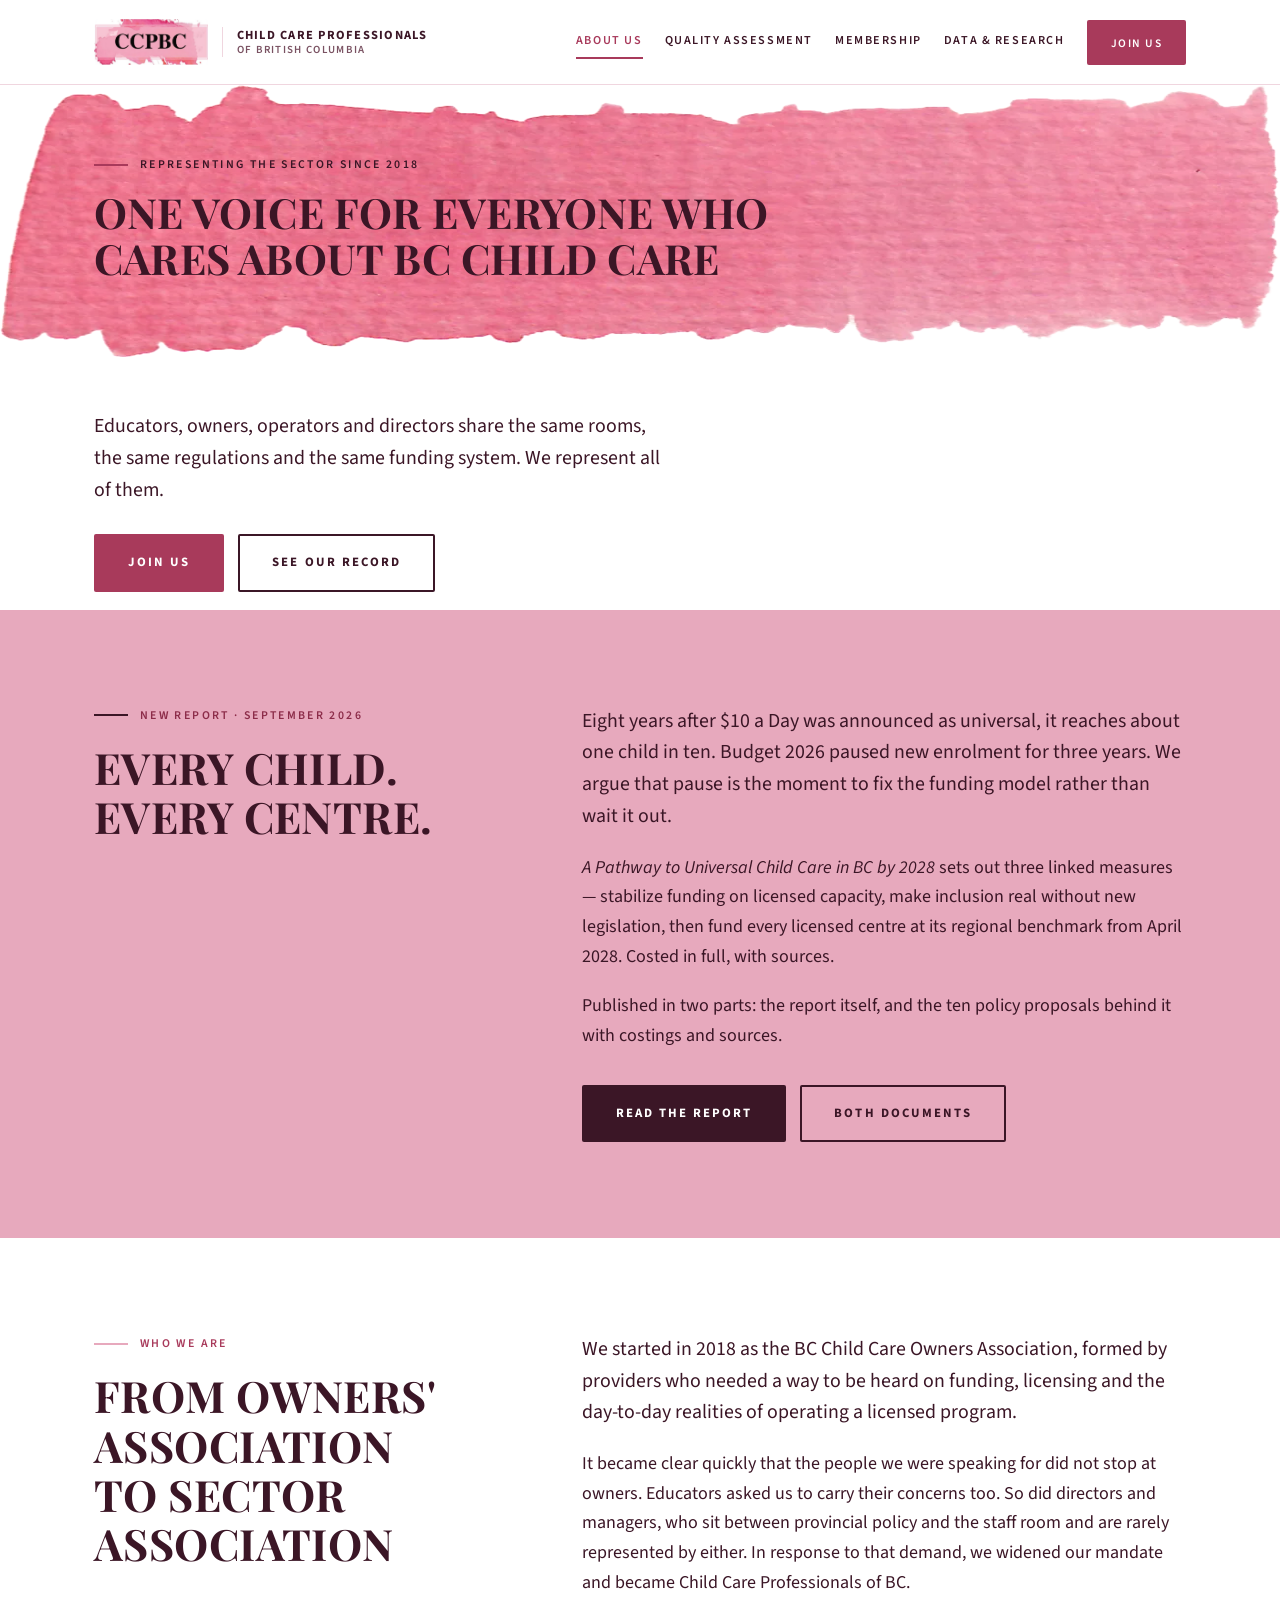
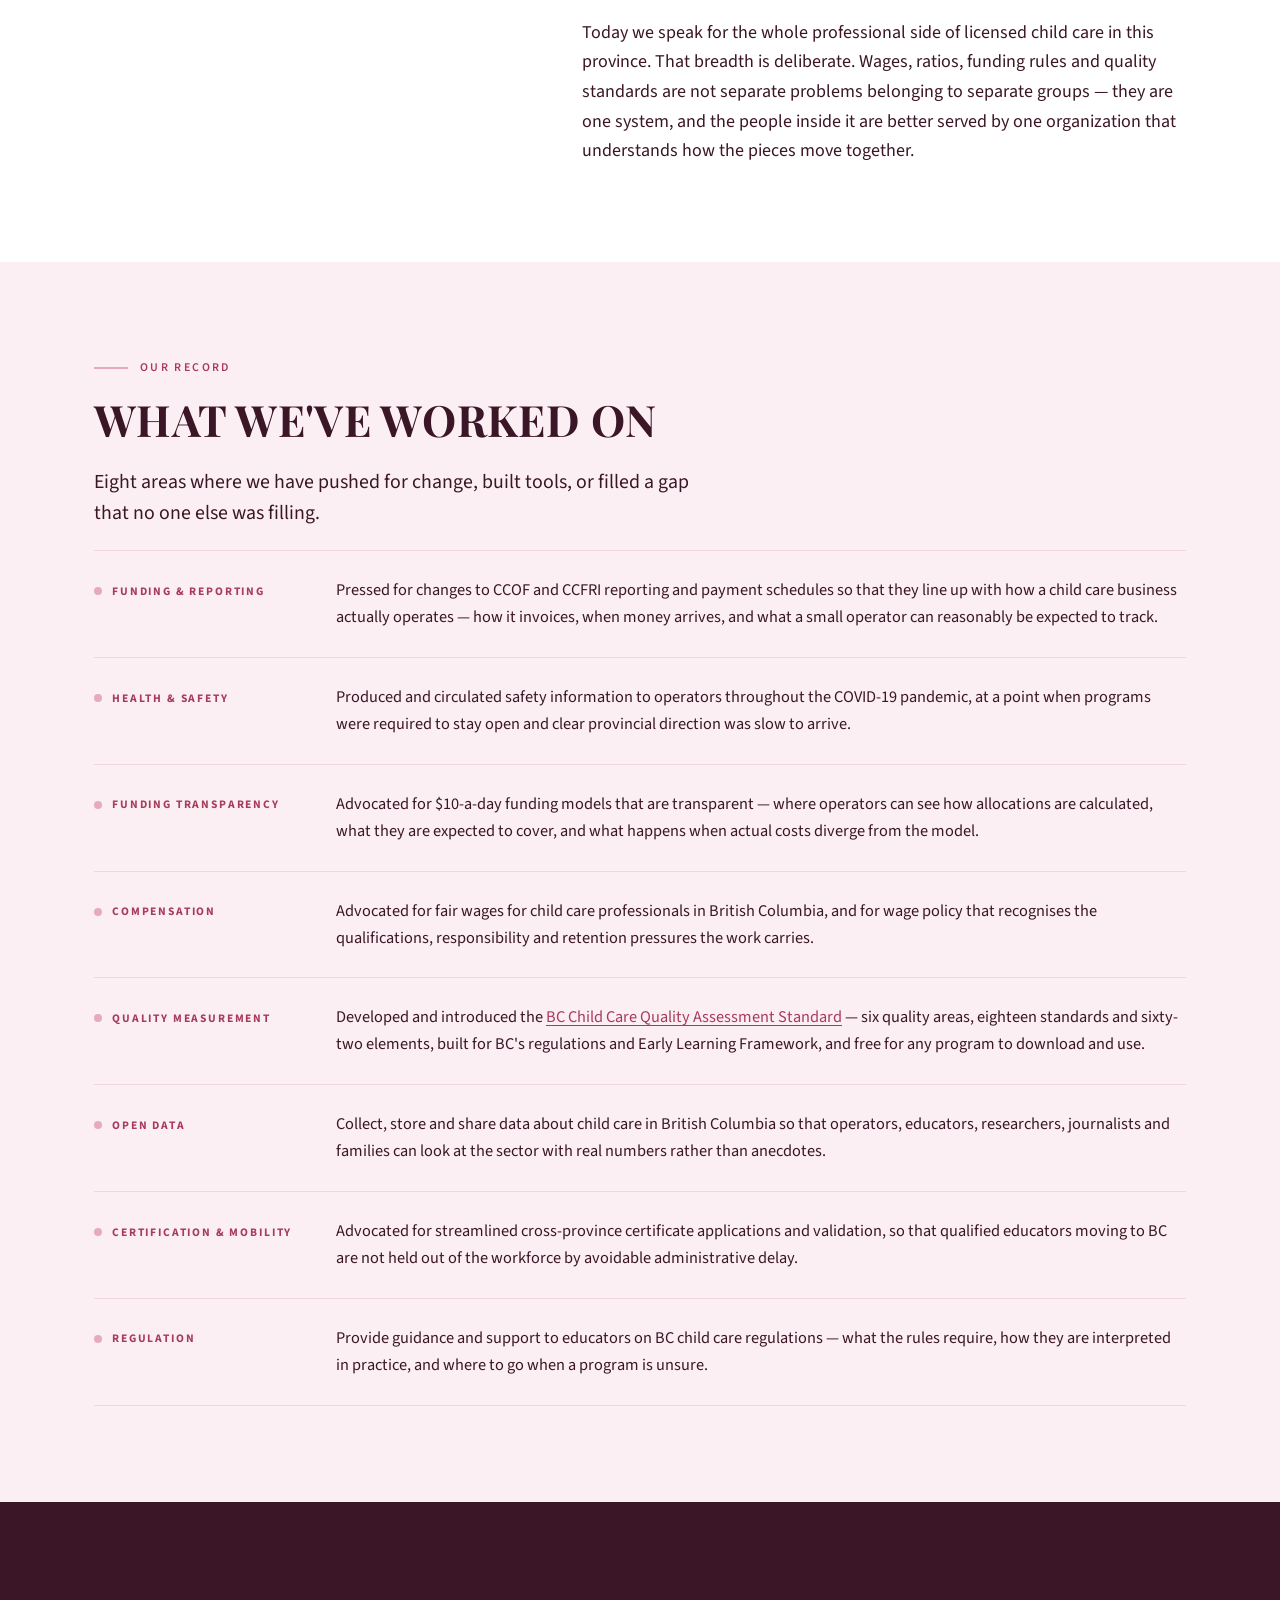
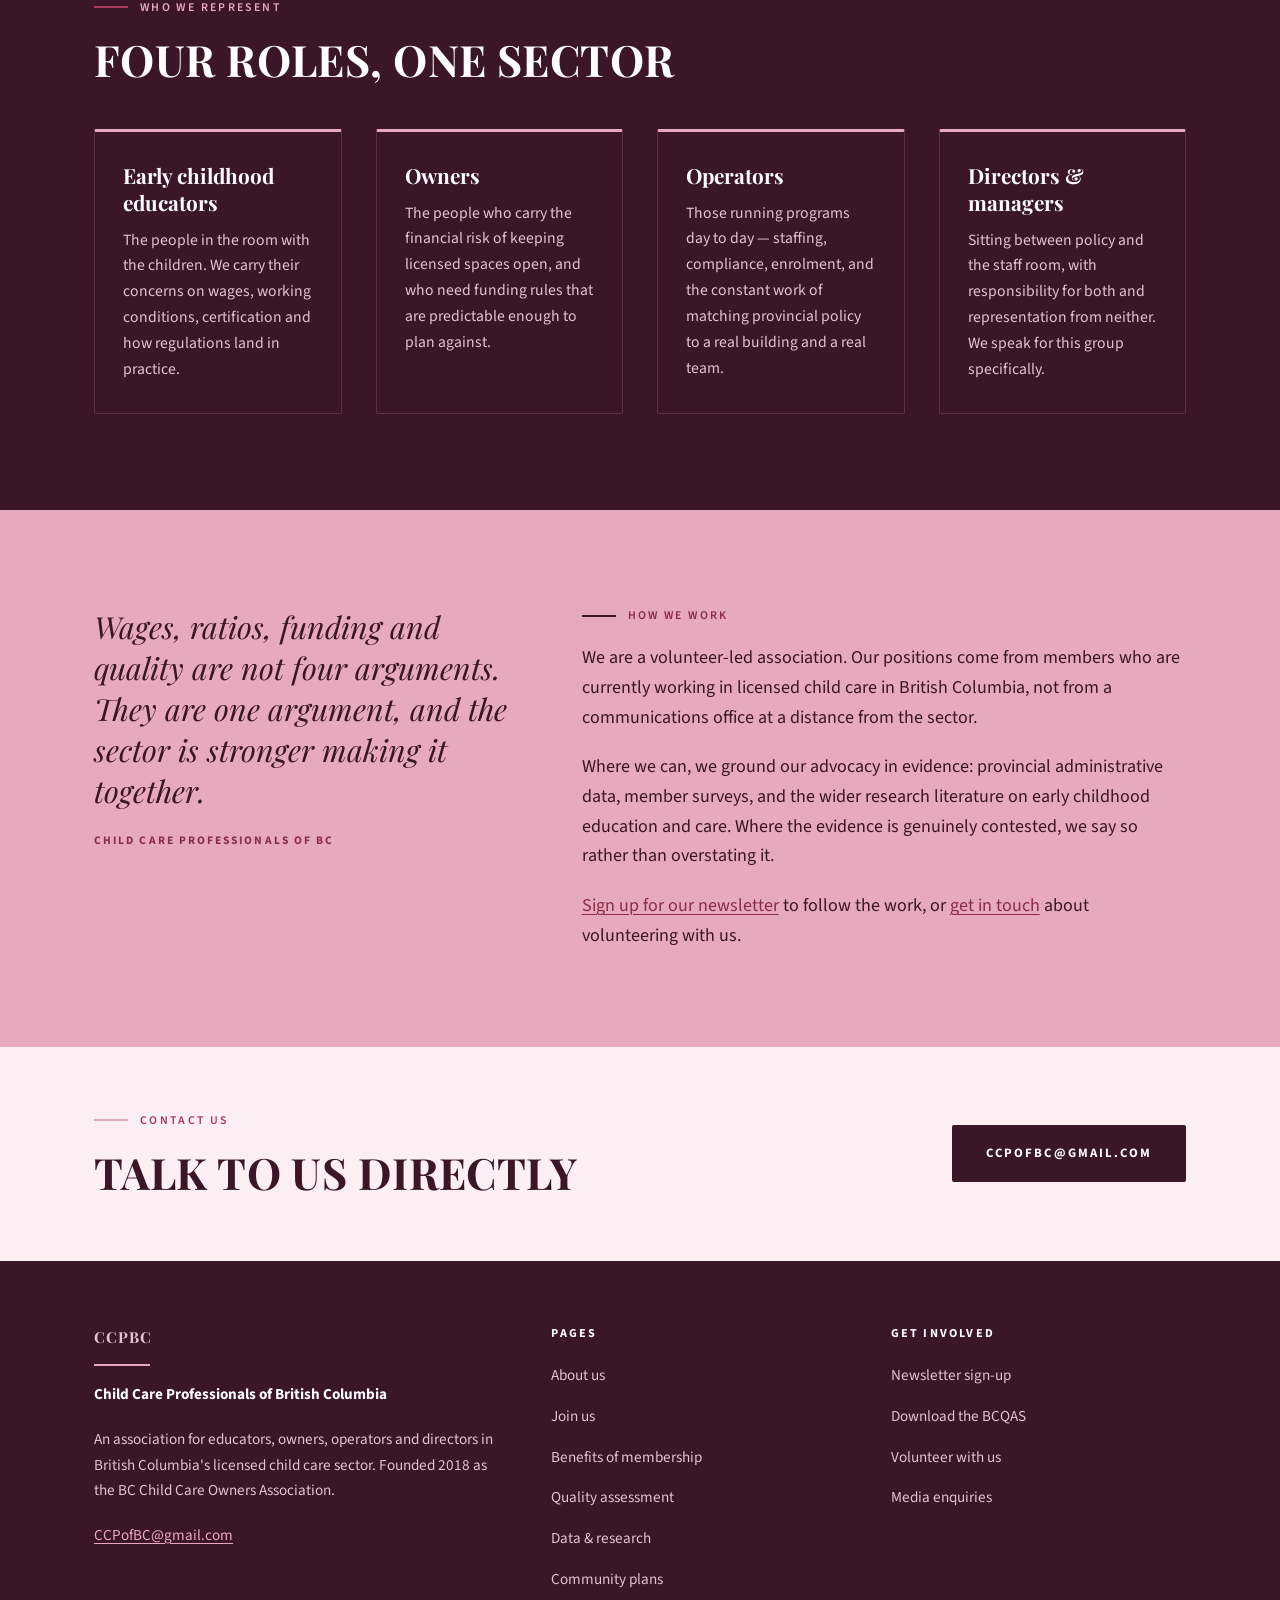
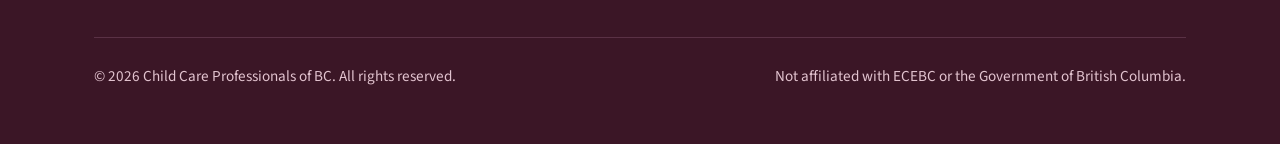
<file: index.html>
<!DOCTYPE html>
<html lang="en-CA">
<head>
<meta charset="utf-8">
<meta name="viewport" content="width=device-width, initial-scale=1">
<title>About us — Child Care Professionals of BC</title>
<meta name="description" content="Child Care Professionals of BC represents educators, owners, operators and directors across the province's licensed child care sector. Founded in 2018.">
<link rel="canonical" href="https://www.ccpofbc.org/">
<meta property="og:type" content="website">
<meta property="og:site_name" content="Child Care Professionals of BC">
<meta property="og:locale" content="en_CA">
<meta property="og:url" content="https://www.ccpofbc.org/">
<meta property="og:title" content="About us — Child Care Professionals of BC">
<meta property="og:description" content="Child Care Professionals of BC represents educators, owners, operators and directors across the province's licensed child care sector. Founded in 2018.">
<meta property="og:image" content="https://www.ccpofbc.org/assets/social-card.png">
<meta name="twitter:card" content="summary_large_image">
<meta name="twitter:title" content="About us — Child Care Professionals of BC">
<meta name="twitter:description" content="Child Care Professionals of BC represents educators, owners, operators and directors across the province's licensed child care sector. Founded in 2018.">
<meta name="twitter:image" content="https://www.ccpofbc.org/assets/social-card.png">
<link rel="icon" href="assets/favicon.svg" type="image/svg+xml">
<link rel="preconnect" href="https://fonts.googleapis.com">
<link rel="preconnect" href="https://fonts.gstatic.com" crossorigin>
<link href="https://fonts.googleapis.com/css2?family=Playfair+Display:ital,wght@0,400;0,700;0,800;1,400;1,700&family=Source+Sans+3:wght@400;600;700&display=swap" rel="stylesheet">
<link rel="stylesheet" href="assets/styles.css">
<script type="application/ld+json">
{
  "@context": "https://schema.org",
  "@type": "Organization",
  "name": "Child Care Professionals of BC",
  "alternateName": ["CCPofBC", "BC Child Care Owners Association", "BCCCOA"],
  "url": "https://www.ccpofbc.org/",
  "email": "CCPofBC@gmail.com",
  "foundingDate": "2018",
  "logo": "https://www.ccpofbc.org/assets/logo.png",
  "areaServed": {
    "@type": "AdministrativeArea",
    "name": "British Columbia, Canada"
  },
  "description": "An association representing early childhood educators, owners, operators and directors in British Columbia's licensed child care sector."
}
</script>
</head>
<body>
<a class="skip" href="#main">Skip to content</a>

<header class="topbar">
  <div class="wrap topbar__inner">
    <a class="brand" href="index.html">
      <img class="brand__logo" src="assets/logo.png" width="993" height="402" alt="CCPBC">
      <span class="brand__name">Child Care Professionals<span>of British Columbia</span></span>
    </a>
    <button class="menu-toggle" aria-expanded="false" aria-controls="site-nav">Menu</button>
    <nav class="nav" id="site-nav" aria-label="Main">
      <a href="index.html" aria-current="page">About us</a>
      <a href="quality-assessment.html">Quality assessment</a>
      <a href="benefits.html">Membership</a>
      <a href="data-research.html">Data &amp; research</a>
      <a class="btn btn--primary" href="join.html">Join us</a>
    </nav>
  </div>
</header>

<main id="main">

  <section class="hero">
    <div class="wrap">
      <p class="eyebrow">Representing the sector since 2018</p>
      <h1>One voice for everyone who cares about BC child care</h1>
    </div>
  </section>

  <section class="hero-intro">
    <div class="wrap">
      <p class="lede">Educators, owners, operators and directors share the same rooms, the same regulations and the same funding system. We represent all of them.</p>
      <div class="actions">
        <a class="btn btn--primary" href="join.html">Join us</a>
        <a class="btn btn--ghost" href="#record">See our record</a>
      </div>
    </div>
  </section>

  <section class="band band--petal">
    <div class="wrap grid grid--split">
      <div>
        <p class="eyebrow">New report · September 2026</p>
        <h2>Every child. Every centre.</h2>
      </div>
      <div>
        <p class="lede">Eight years after $10 a Day was announced as universal, it reaches about one child in ten. Budget 2026 paused new enrolment for three years. We argue that pause is the moment to fix the funding model rather than wait it out.</p>
        <p><em>A Pathway to Universal Child Care in BC by 2028</em> sets out three linked measures &mdash; stabilize funding on licensed capacity, make inclusion real without new legislation, then fund every licensed centre at its regional benchmark from April 2028. Costed in full, with sources.</p>
        <p>Published in two parts: the report itself, and the ten policy proposals behind it with costings and sources.</p>
        <div class="actions">
          <a class="btn btn--dark" href="data-research.html">Read the report</a>
          <a class="btn btn--ghost" href="data-research.html#download">Both documents</a>
        </div>
      </div>
    </div>
  </section>

  <section class="band">
    <div class="wrap grid grid--split">
      <div>
        <p class="eyebrow">Who we are</p>
        <h2>From owners' association to sector association</h2>
      </div>
      <div>
        <p class="lede">We started in 2018 as the BC Child Care Owners Association, formed by providers who needed a way to be heard on funding, licensing and the day-to-day realities of operating a licensed program.</p>
        <p>It became clear quickly that the people we were speaking for did not stop at owners. Educators asked us to carry their concerns too. So did directors and managers, who sit between provincial policy and the staff room and are rarely represented by either. In response to that demand, we widened our mandate and became Child Care Professionals of BC.</p>
        <p>Today we speak for the whole professional side of licensed child care in this province. That breadth is deliberate. Wages, ratios, funding rules and quality standards are not separate problems belonging to separate groups — they are one system, and the people inside it are better served by one organization that understands how the pieces move together.</p>
      </div>
    </div>
  </section>

  <section class="band band--paper" id="record">
    <div class="wrap">
      <p class="eyebrow">Our record</p>
      <h2>What we've worked on</h2>
      <p class="lede" style="max-width:62ch;">Eight areas where we have pushed for change, built tools, or filled a gap that no one else was filling.</p>

      <div class="record">
        <div class="record__row">
          <p class="record__tag">Funding &amp; reporting</p>
          <p class="record__body">Pressed for changes to CCOF and CCFRI reporting and payment schedules so that they line up with how a child care business actually operates — how it invoices, when money arrives, and what a small operator can reasonably be expected to track.</p>
        </div>
        <div class="record__row">
          <p class="record__tag">Health &amp; safety</p>
          <p class="record__body">Produced and circulated safety information to operators throughout the COVID-19 pandemic, at a point when programs were required to stay open and clear provincial direction was slow to arrive.</p>
        </div>
        <div class="record__row">
          <p class="record__tag">Funding transparency</p>
          <p class="record__body">Advocated for $10-a-day funding models that are transparent — where operators can see how allocations are calculated, what they are expected to cover, and what happens when actual costs diverge from the model.</p>
        </div>
        <div class="record__row">
          <p class="record__tag">Compensation</p>
          <p class="record__body">Advocated for fair wages for child care professionals in British Columbia, and for wage policy that recognises the qualifications, responsibility and retention pressures the work carries.</p>
        </div>
        <div class="record__row">
          <p class="record__tag">Quality measurement</p>
          <p class="record__body">Developed and introduced the <a href="quality-assessment.html">BC Child Care Quality Assessment Standard</a> — six quality areas, eighteen standards and sixty-two elements, built for BC's regulations and Early Learning Framework, and free for any program to download and use.</p>
        </div>
        <div class="record__row">
          <p class="record__tag">Open data</p>
          <p class="record__body">Collect, store and share data about child care in British Columbia so that operators, educators, researchers, journalists and families can look at the sector with real numbers rather than anecdotes.</p>
        </div>
        <div class="record__row">
          <p class="record__tag">Certification &amp; mobility</p>
          <p class="record__body">Advocated for streamlined cross-province certificate applications and validation, so that qualified educators moving to BC are not held out of the workforce by avoidable administrative delay.</p>
        </div>
        <div class="record__row">
          <p class="record__tag">Regulation</p>
          <p class="record__body">Provide guidance and support to educators on BC child care regulations — what the rules require, how they are interpreted in practice, and where to go when a program is unsure.</p>
        </div>
      </div>
    </div>
  </section>

  <section class="band band--ink">
    <div class="wrap">
      <p class="eyebrow">Who we represent</p>
      <h2>Four roles, one sector</h2>
      <div class="grid grid--4" style="margin-top:44px;">
        <div class="card">
          <h3>Early childhood educators</h3>
          <p>The people in the room with the children. We carry their concerns on wages, working conditions, certification and how regulations land in practice.</p>
        </div>
        <div class="card">
          <h3>Owners</h3>
          <p>The people who carry the financial risk of keeping licensed spaces open, and who need funding rules that are predictable enough to plan against.</p>
        </div>
        <div class="card">
          <h3>Operators</h3>
          <p>Those running programs day to day — staffing, compliance, enrolment, and the constant work of matching provincial policy to a real building and a real team.</p>
        </div>
        <div class="card">
          <h3>Directors &amp; managers</h3>
          <p>Sitting between policy and the staff room, with responsibility for both and representation from neither. We speak for this group specifically.</p>
        </div>
      </div>
    </div>
  </section>

  <section class="band band--petal">
    <div class="wrap grid grid--split">
      <blockquote class="quote">
        Wages, ratios, funding and quality are not four arguments. They are one argument, and the sector is stronger making it together.
        <span class="quote__source">Child Care Professionals of BC</span>
      </blockquote>
      <div>
        <p class="eyebrow">How we work</p>
        <p>We are a volunteer-led association. Our positions come from members who are currently working in licensed child care in British Columbia, not from a communications office at a distance from the sector.</p>
        <p>Where we can, we ground our advocacy in evidence: provincial administrative data, member surveys, and the wider research literature on early childhood education and care. Where the evidence is genuinely contested, we say so rather than overstating it.</p>
        <p><a href="join.html">Sign up for our newsletter</a> to follow the work, or <a href="mailto:CCPofBC@gmail.com">get in touch</a> about volunteering with us.</p>
      </div>
    </div>
  </section>

  <section class="band band--tight band--paper">
    <div class="wrap contact-strip">
      <div>
        <p class="eyebrow">Contact us</p>
        <h2>Talk to us directly</h2>
      </div>
      <a class="btn btn--dark" href="mailto:CCPofBC@gmail.com">CCPofBC@gmail.com</a>
    </div>
  </section>

</main>

<footer class="footer">
  <div class="wrap">
    <div class="footer__top">
      <div>
        <p class="footer__mark">CCPBC</p>
        <p><strong style="color:#fff;">Child Care Professionals of British Columbia</strong></p>
        <p>An association for educators, owners, operators and directors in British Columbia's licensed child care sector. Founded 2018 as the BC Child Care Owners Association.</p>
        <p><a href="mailto:CCPofBC@gmail.com">CCPofBC@gmail.com</a></p>
      </div>
      <div>
        <h4>Pages</h4>
        <ul>
          <li><a href="index.html">About us</a></li>
          <li><a href="join.html">Join us</a></li>
          <li><a href="benefits.html">Benefits of membership</a></li>
          <li><a href="quality-assessment.html">Quality assessment</a></li>
          <li><a href="data-research.html">Data &amp; research</a></li>
          <li><a href="community-plans.html">Community plans</a></li>
        </ul>
      </div>
      <div>
        <h4>Get involved</h4>
        <ul>
          <li><a href="join.html">Newsletter sign-up</a></li>
          <li><a href="quality-assessment.html#download">Download the BCQAS</a></li>
          <li><a href="mailto:CCPofBC@gmail.com">Volunteer with us</a></li>
          <li><a href="mailto:CCPofBC@gmail.com">Media enquiries</a></li>
        </ul>
      </div>
    </div>
    <div class="footer__base">
      <p>&copy; 2026 Child Care Professionals of BC. All rights reserved.</p>
      <p>Not affiliated with ECEBC or the Government of British Columbia.</p>
    </div>
  </div>
</footer>

<script src="assets/site.js" defer></script>
</body>
</html>
</file>
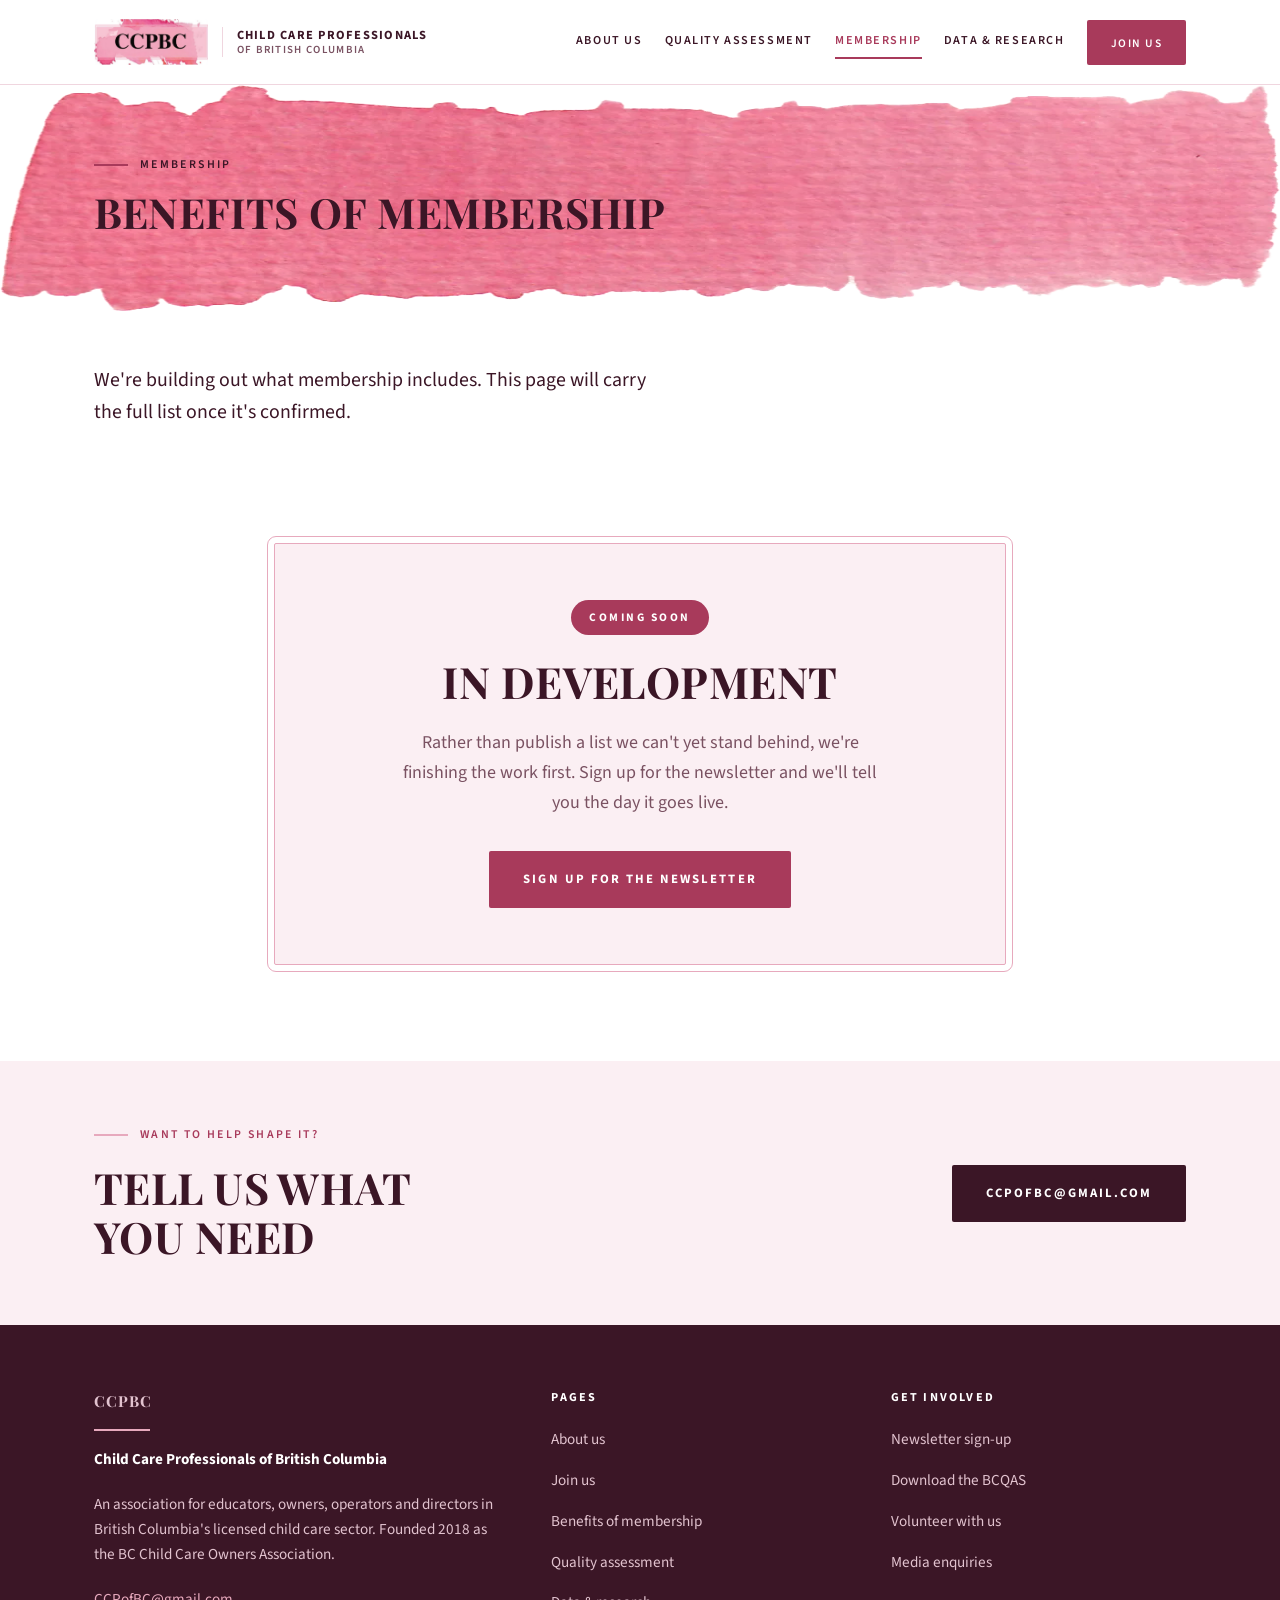
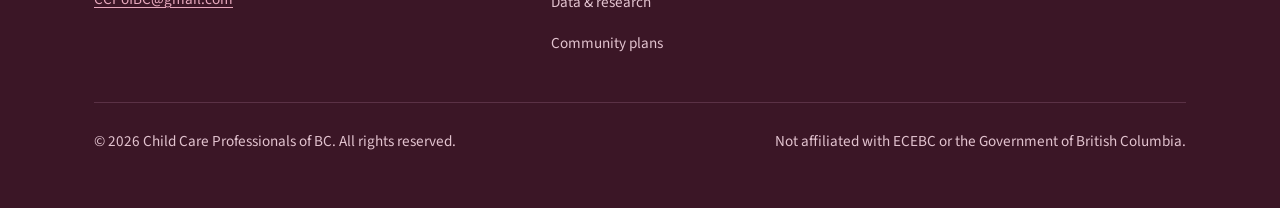
<file: benefits.html>
<!DOCTYPE html>
<html lang="en-CA">
<head>
<meta charset="utf-8">
<meta name="viewport" content="width=device-width, initial-scale=1">
<title>Benefits of membership — Child Care Professionals of BC</title>
<meta name="description" content="Membership benefits for Child Care Professionals of BC are in development. Sign up for the newsletter to hear when they launch.">
<link rel="canonical" href="https://www.ccpofbc.org/benefits.html">
<meta property="og:type" content="website">
<meta property="og:site_name" content="Child Care Professionals of BC">
<meta property="og:locale" content="en_CA">
<meta property="og:url" content="https://www.ccpofbc.org/benefits.html">
<meta property="og:title" content="Benefits of membership — Child Care Professionals of BC">
<meta property="og:description" content="Membership benefits for Child Care Professionals of BC are in development. Sign up for the newsletter to hear when they launch.">
<meta property="og:image" content="https://www.ccpofbc.org/assets/social-card.png">
<meta name="twitter:card" content="summary_large_image">
<meta name="twitter:title" content="Benefits of membership — Child Care Professionals of BC">
<meta name="twitter:description" content="Membership benefits for Child Care Professionals of BC are in development. Sign up for the newsletter to hear when they launch.">
<meta name="twitter:image" content="https://www.ccpofbc.org/assets/social-card.png">
<link rel="icon" href="assets/favicon.svg" type="image/svg+xml">
<link rel="preconnect" href="https://fonts.googleapis.com">
<link rel="preconnect" href="https://fonts.gstatic.com" crossorigin>
<link href="https://fonts.googleapis.com/css2?family=Playfair+Display:ital,wght@0,400;0,700;0,800;1,400;1,700&family=Source+Sans+3:wght@400;600;700&display=swap" rel="stylesheet">
<link rel="stylesheet" href="assets/styles.css">
</head>
<body>
<a class="skip" href="#main">Skip to content</a>

<header class="topbar">
  <div class="wrap topbar__inner">
    <a class="brand" href="index.html">
      <img class="brand__logo" src="assets/logo.png" width="993" height="402" alt="CCPBC">
      <span class="brand__name">Child Care Professionals<span>of British Columbia</span></span>
    </a>
    <button class="menu-toggle" aria-expanded="false" aria-controls="site-nav">Menu</button>
    <nav class="nav" id="site-nav" aria-label="Main">
      <a href="index.html">About us</a>
      <a href="quality-assessment.html">Quality assessment</a>
      <a href="benefits.html" aria-current="page">Membership</a>
      <a href="data-research.html">Data &amp; research</a>
      <a class="btn btn--primary" href="join.html">Join us</a>
    </nav>
  </div>
</header>

<main id="main">

  <section class="hero">
    <div class="wrap">
      <p class="eyebrow">Membership</p>
      <h1>Benefits of <span class="mark">membership</span></h1>
    </div>
  </section>

  <section class="hero-intro">
    <div class="wrap">
      <p class="lede">We're building out what membership includes. This page will carry the full list once it's confirmed.</p>
    </div>
  </section>

  <section class="band">
    <div class="wrap wrap--narrow">
      <div class="soon">
        <span class="soon__tag">Coming soon</span>
        <h2>In development</h2>
        <p>Rather than publish a list we can't yet stand behind, we're finishing the work first. Sign up for the newsletter and we'll tell you the day it goes live.</p>
        <div class="actions" style="justify-content:center;">
          <a class="btn btn--primary" href="join.html">Sign up for the newsletter</a>
        </div>
      </div>
    </div>
  </section>

  <section class="band band--tight band--paper">
    <div class="wrap contact-strip">
      <div>
        <p class="eyebrow">Want to help shape it?</p>
        <h2>Tell us what you need</h2>
      </div>
      <a class="btn btn--dark" href="mailto:CCPofBC@gmail.com?subject=Membership%20benefits">CCPofBC@gmail.com</a>
    </div>
  </section>

</main>

<footer class="footer">
  <div class="wrap">
    <div class="footer__top">
      <div>
        <p class="footer__mark">CCPBC</p>
        <p><strong style="color:#fff;">Child Care Professionals of British Columbia</strong></p>
        <p>An association for educators, owners, operators and directors in British Columbia's licensed child care sector. Founded 2018 as the BC Child Care Owners Association.</p>
        <p><a href="mailto:CCPofBC@gmail.com">CCPofBC@gmail.com</a></p>
      </div>
      <div>
        <h4>Pages</h4>
        <ul>
          <li><a href="index.html">About us</a></li>
          <li><a href="join.html">Join us</a></li>
          <li><a href="benefits.html">Benefits of membership</a></li>
          <li><a href="quality-assessment.html">Quality assessment</a></li>
          <li><a href="data-research.html">Data &amp; research</a></li>
          <li><a href="community-plans.html">Community plans</a></li>
        </ul>
      </div>
      <div>
        <h4>Get involved</h4>
        <ul>
          <li><a href="join.html">Newsletter sign-up</a></li>
          <li><a href="quality-assessment.html#download">Download the BCQAS</a></li>
          <li><a href="mailto:CCPofBC@gmail.com">Volunteer with us</a></li>
          <li><a href="mailto:CCPofBC@gmail.com">Media enquiries</a></li>
        </ul>
      </div>
    </div>
    <div class="footer__base">
      <p>&copy; 2026 Child Care Professionals of BC. All rights reserved.</p>
      <p>Not affiliated with ECEBC or the Government of British Columbia.</p>
    </div>
  </div>
</footer>

<script src="assets/site.js" defer></script>
</body>
</html>
</file>
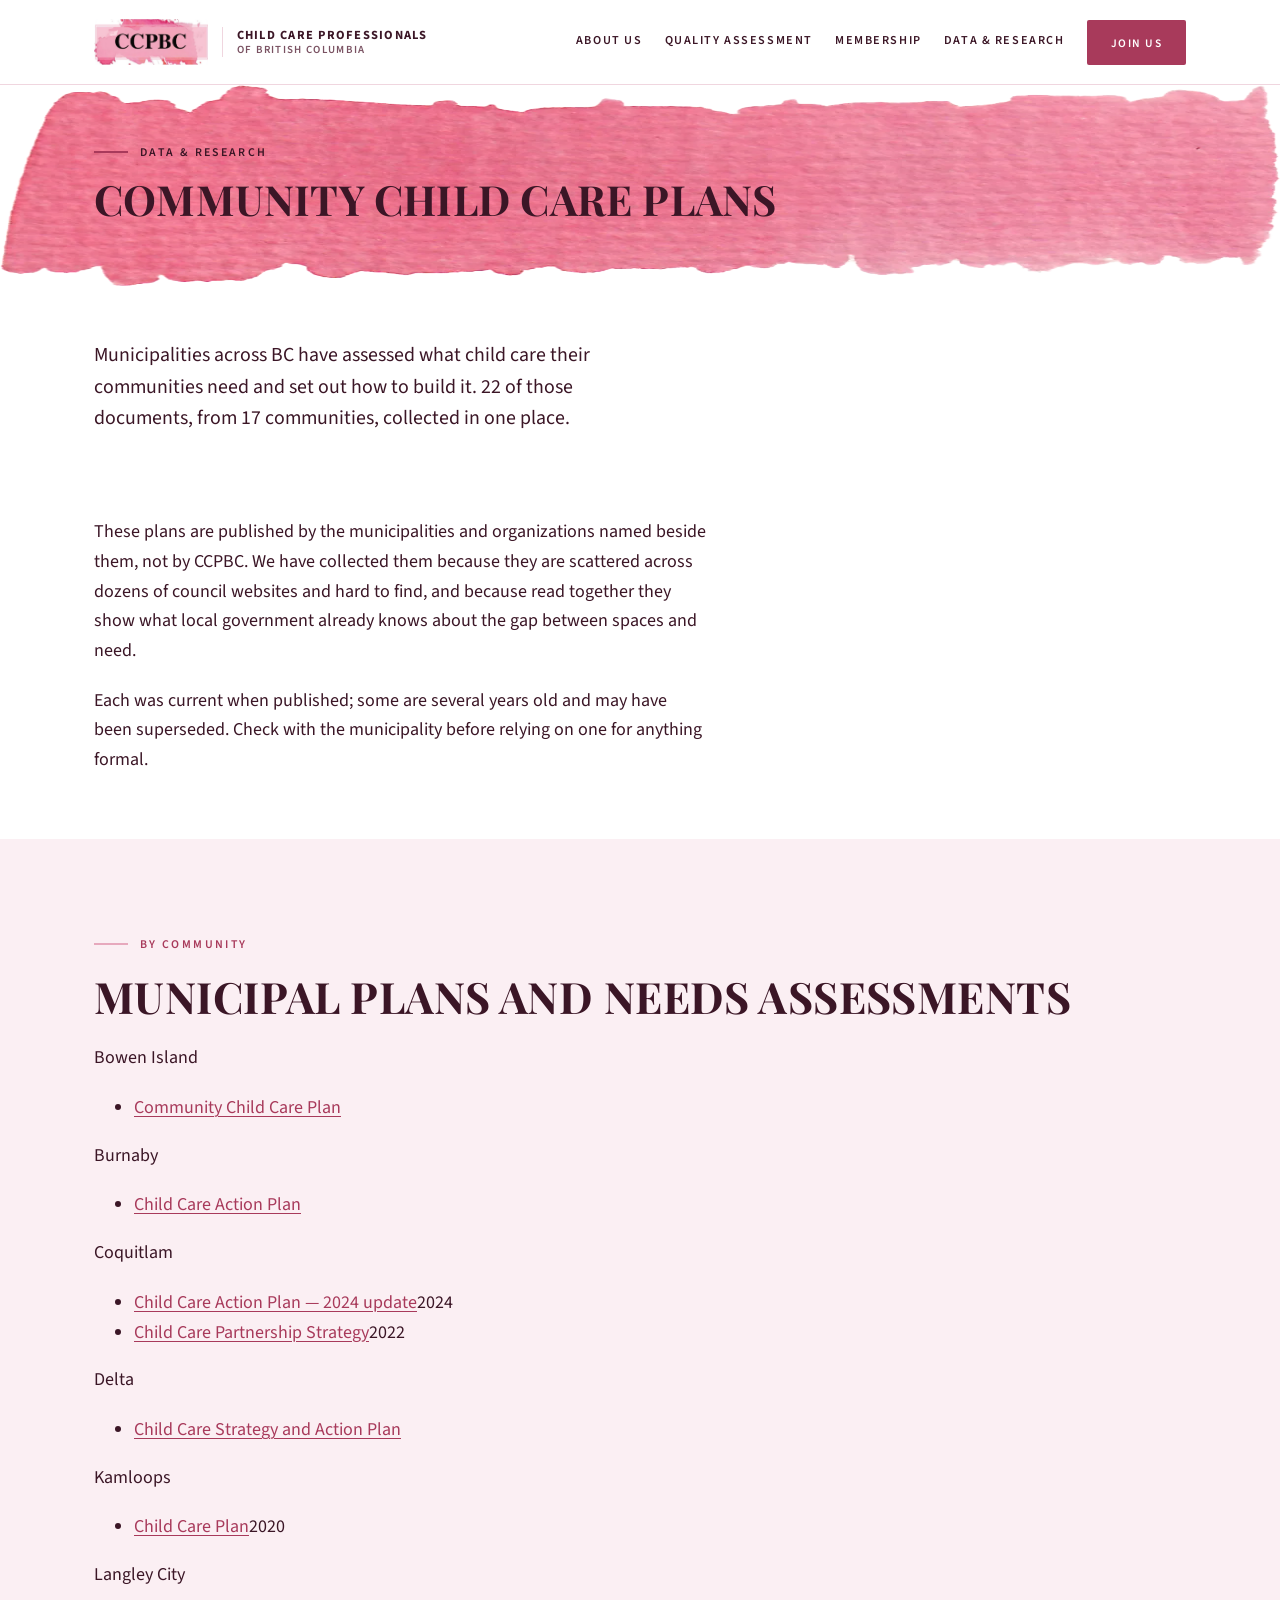
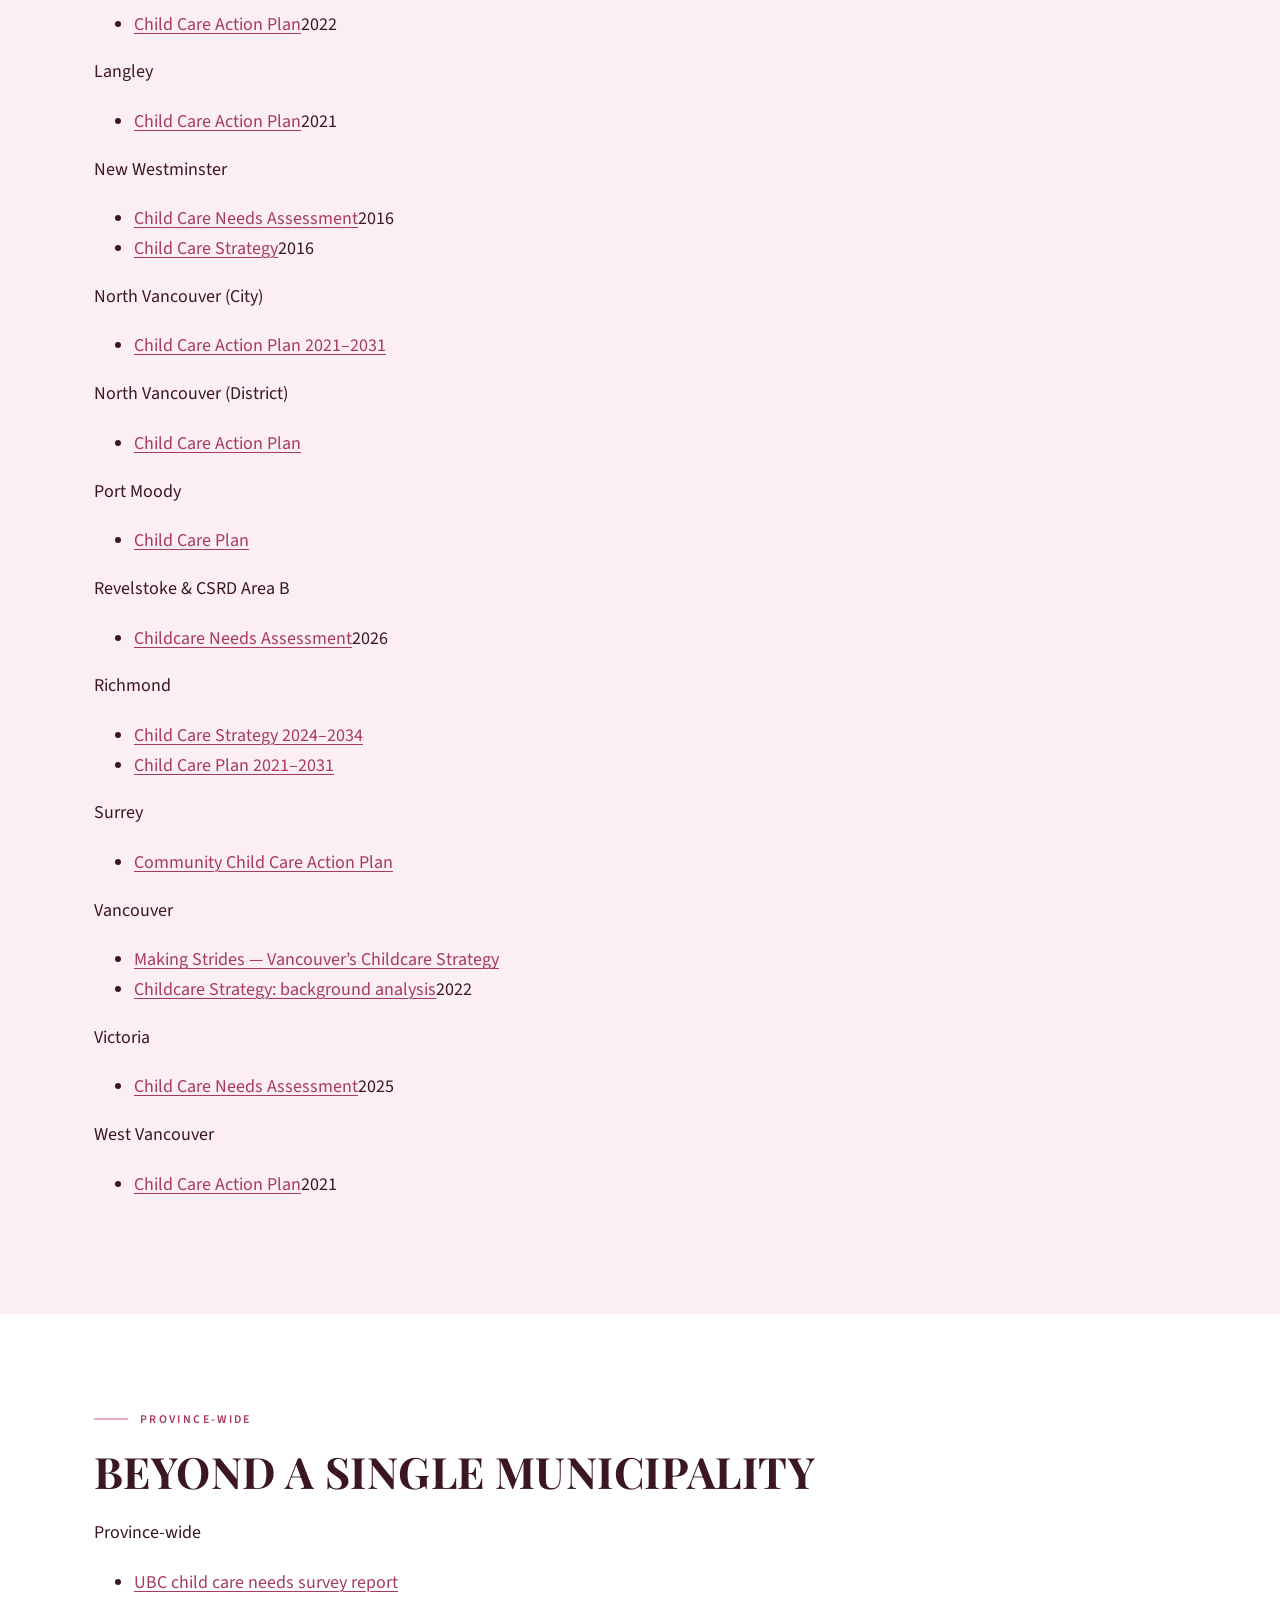
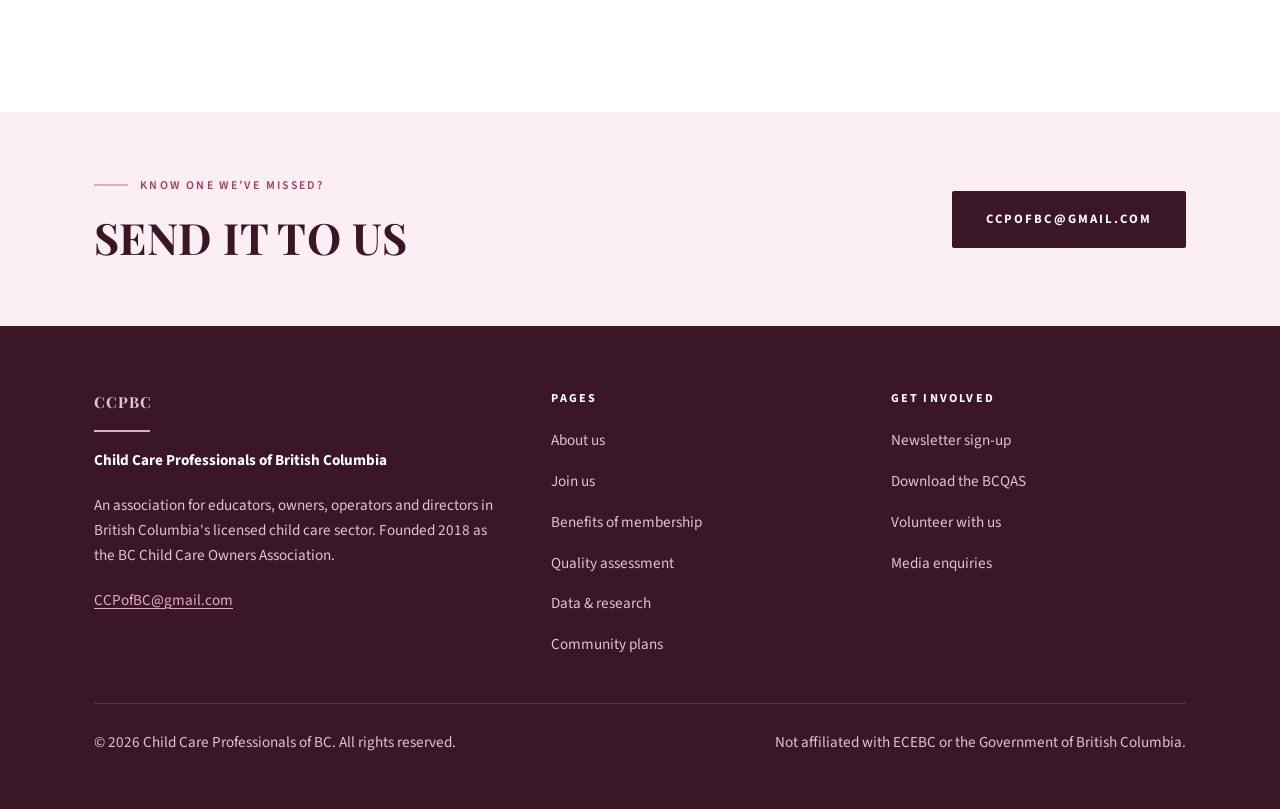
<file: community-plans.html>
<!DOCTYPE html>
<html lang="en-CA">
<head>
<meta charset="utf-8">
<meta name="viewport" content="width=device-width, initial-scale=1">
<title>Community child care plans — Child Care Professionals of BC</title>
<meta name="description" content="22 municipal child care plans, strategies and needs assessments from 17 BC communities, collected by Child Care Professionals of BC.">
<link rel="canonical" href="https://www.ccpofbc.org/community-plans.html">
<meta property="og:type" content="website">
<meta property="og:site_name" content="Child Care Professionals of BC">
<meta property="og:locale" content="en_CA">
<meta property="og:url" content="https://www.ccpofbc.org/community-plans.html">
<meta property="og:title" content="Community child care plans — Child Care Professionals of BC">
<meta property="og:description" content="22 municipal child care plans, strategies and needs assessments from 17 BC communities, collected by Child Care Professionals of BC.">
<meta property="og:image" content="https://www.ccpofbc.org/assets/social-card.png">
<meta name="twitter:card" content="summary_large_image">
<meta name="twitter:title" content="Community child care plans — Child Care Professionals of BC">
<meta name="twitter:description" content="22 municipal child care plans, strategies and needs assessments from 17 BC communities, collected by Child Care Professionals of BC.">
<meta name="twitter:image" content="https://www.ccpofbc.org/assets/social-card.png">
<link rel="icon" href="assets/favicon.svg" type="image/svg+xml">
<link rel="preconnect" href="https://fonts.googleapis.com">
<link rel="preconnect" href="https://fonts.gstatic.com" crossorigin>
<link href="https://fonts.googleapis.com/css2?family=Playfair+Display:ital,wght@0,400;0,700;0,800;1,400;1,700&family=Source+Sans+3:wght@400;600;700&display=swap" rel="stylesheet">
<link rel="stylesheet" href="assets/styles.css">
</head>
<body>
<a class="skip" href="#main">Skip to content</a>

<header class="topbar">
  <div class="wrap topbar__inner">
    <a class="brand" href="index.html">
      <img class="brand__logo" src="assets/logo.png" width="993" height="402" alt="CCPBC">
      <span class="brand__name">Child Care Professionals<span>of British Columbia</span></span>
    </a>
    <button class="menu-toggle" aria-expanded="false" aria-controls="site-nav">Menu</button>
    <nav class="nav" id="site-nav" aria-label="Main">
      <a href="index.html">About us</a>
      <a href="quality-assessment.html">Quality assessment</a>
      <a href="benefits.html">Membership</a>
      <a href="data-research.html" aria-current="true">Data &amp; research</a>
      <a class="btn btn--primary" href="join.html">Join us</a>
    </nav>
  </div>
</header>

<main id="main">

  <section class="hero hero--compact">
    <div class="wrap">
      <p class="eyebrow">Data &amp; research</p>
      <h1>Community child care plans</h1>
    </div>
  </section>

  <section class="hero-intro">
    <div class="wrap">
      <p class="lede">Municipalities across BC have assessed what child care their communities need and set out how to build it. 22 of those documents, from 17 communities, collected in one place.</p>
    </div>
  </section>

  <section class="band band--tight">
    <div class="wrap">
      <p style="max-width:68ch;">These plans are published by the municipalities and organizations named beside them, not by CCPBC. We have collected them because they are scattered across dozens of council websites and hard to find, and because read together they show what local government already knows about the gap between spaces and need.</p>
      <p style="max-width:68ch;">Each was current when published; some are several years old and may have been superseded. Check with the municipality before relying on one for anything formal.</p>
    </div>
  </section>

  <section class="band band--paper">
    <div class="wrap">
      <p class="eyebrow">By community</p>
      <h2>Municipal plans and needs assessments</h2>
      <div class="plans">
        <div class="plan">
          <p class="plan__place">Bowen Island</p>
          <ul class="plan__docs">
            <li><a href="assets/plans/Bowen%20Island%20Community%20Child%20Care%20Plan.pdf" download>Community Child Care Plan</a></li>
          </ul>
        </div>
        <div class="plan">
          <p class="plan__place">Burnaby</p>
          <ul class="plan__docs">
            <li><a href="assets/plans/Burnaby%20Child%20Care%20Action%20Plan.pdf" download>Child Care Action Plan</a></li>
          </ul>
        </div>
        <div class="plan">
          <p class="plan__place">Coquitlam</p>
          <ul class="plan__docs">
            <li><a href="assets/plans/Coquitlam%20Child%20Care%20Action%20Plan%202024%20Update.pdf" download>Child Care Action Plan — 2024 update</a><span class="plan__year">2024</span></li>
            <li><a href="assets/plans/Coquitlam%20Child%20Care%20Partnership%20Strategy%202022.pdf" download>Child Care Partnership Strategy</a><span class="plan__year">2022</span></li>
          </ul>
        </div>
        <div class="plan">
          <p class="plan__place">Delta</p>
          <ul class="plan__docs">
            <li><a href="assets/plans/City%20of%20Delta%20Child%20Care%20Strategy%20and%20Action%20Plan.pdf" download>Child Care Strategy and Action Plan</a></li>
          </ul>
        </div>
        <div class="plan">
          <p class="plan__place">Kamloops</p>
          <ul class="plan__docs">
            <li><a href="assets/plans/Kamloops%20Child%20Care%20Plan%202020.pdf" download>Child Care Plan</a><span class="plan__year">2020</span></li>
          </ul>
        </div>
        <div class="plan">
          <p class="plan__place">Langley City</p>
          <ul class="plan__docs">
            <li><a href="assets/plans/Langley%20City%20Child%20Care%20Action%20Plan%202022.pdf" download>Child Care Action Plan</a><span class="plan__year">2022</span></li>
          </ul>
        </div>
        <div class="plan">
          <p class="plan__place">Langley</p>
          <ul class="plan__docs">
            <li><a href="assets/plans/Langley%202021-Child-Care-Action-Plan.pdf" download>Child Care Action Plan</a><span class="plan__year">2021</span></li>
          </ul>
        </div>
        <div class="plan">
          <p class="plan__place">New Westminster</p>
          <ul class="plan__docs">
            <li><a href="assets/plans/New%20Westminster%20Child_Care_Needs_Assesment%202016.pdf" download>Child Care Needs Assessment</a><span class="plan__year">2016</span></li>
            <li><a href="assets/plans/New%20Westminster%20Child%20Care%20Strategy%20October_2016.pdf" download>Child Care Strategy</a><span class="plan__year">2016</span></li>
          </ul>
        </div>
        <div class="plan">
          <p class="plan__place">North Vancouver (City)</p>
          <ul class="plan__docs">
            <li><a href="assets/plans/North%20Vancouver%20Child%20Care%20Action%20Plan%202021%20to%202031.pdf" download>Child Care Action Plan 2021–2031</a></li>
          </ul>
        </div>
        <div class="plan">
          <p class="plan__place">North Vancouver (District)</p>
          <ul class="plan__docs">
            <li><a href="assets/plans/District%20of%20North%20Vancouver%20Child%20Care%20Action%20Plan.pdf" download>Child Care Action Plan</a></li>
          </ul>
        </div>
        <div class="plan">
          <p class="plan__place">Port Moody</p>
          <ul class="plan__docs">
            <li><a href="assets/plans/port%20moody%20child%20care%20plan.pdf" download>Child Care Plan</a></li>
          </ul>
        </div>
        <div class="plan">
          <p class="plan__place">Revelstoke &amp; CSRD Area B</p>
          <ul class="plan__docs">
            <li><a href="assets/plans/Revelstoke%20and%20CSRD%20B%20Childcare%20Needs%20Assessment%202026.pdf" download>Childcare Needs Assessment</a><span class="plan__year">2026</span></li>
          </ul>
        </div>
        <div class="plan">
          <p class="plan__place">Richmond</p>
          <ul class="plan__docs">
            <li><a href="assets/plans/Richmond%20child%20care%20strategy%202024%20-%202034.pdf" download>Child Care Strategy 2024–2034</a></li>
            <li><a href="assets/plans/Richmond%20Child%20Care%20plan%202021-2031.pdf" download>Child Care Plan 2021–2031</a></li>
          </ul>
        </div>
        <div class="plan">
          <p class="plan__place">Surrey</p>
          <ul class="plan__docs">
            <li><a href="assets/plans/SurreyCommunityChildCareActionPlan.pdf" download>Community Child Care Action Plan</a></li>
          </ul>
        </div>
        <div class="plan">
          <p class="plan__place">Vancouver</p>
          <ul class="plan__docs">
            <li><a href="assets/plans/Vancouver%20making-strides-vancouvers-childcare-strategy.pdf" download>Making Strides — Vancouver’s Childcare Strategy</a></li>
            <li><a href="assets/plans/Vancouver%20childcare-strategy-background-analysis-2022.pdf" download>Childcare Strategy: background analysis</a><span class="plan__year">2022</span></li>
          </ul>
        </div>
        <div class="plan">
          <p class="plan__place">Victoria</p>
          <ul class="plan__docs">
            <li><a href="assets/plans/Victoria%202025%20Child%20Care%20Needs%20Assessment.pdf" download>Child Care Needs Assessment</a><span class="plan__year">2025</span></li>
          </ul>
        </div>
        <div class="plan">
          <p class="plan__place">West Vancouver</p>
          <ul class="plan__docs">
            <li><a href="assets/plans/West%20Vancouver%20Child%20Care%20Action%20Plan%202021.pdf" download>Child Care Action Plan</a><span class="plan__year">2021</span></li>
          </ul>
        </div>
      </div>
    </div>
  </section>

  <section class="band">
    <div class="wrap">
      <p class="eyebrow">Province-wide</p>
      <h2>Beyond a single municipality</h2>
      <div class="plans">
        <div class="plan">
          <p class="plan__place">Province-wide</p>
          <ul class="plan__docs">
            <li><a href="assets/plans/UBC%20child%20care%20needs%20survey%20report_online.pdf" download>UBC child care needs survey report</a></li>
          </ul>
        </div>
      </div>
    </div>
  </section>

  <section class="band band--tight band--paper">
    <div class="wrap contact-strip">
      <div>
        <p class="eyebrow">Know one we&rsquo;ve missed?</p>
        <h2>Send it to us</h2>
      </div>
      <a class="btn btn--dark" href="mailto:CCPofBC@gmail.com?subject=Community%20child%20care%20plan">CCPofBC@gmail.com</a>
    </div>
  </section>

</main>

<footer class="footer">
  <div class="wrap">
    <div class="footer__top">
      <div>
        <p class="footer__mark">CCPBC</p>
        <p><strong style="color:#fff;">Child Care Professionals of British Columbia</strong></p>
        <p>An association for educators, owners, operators and directors in British Columbia's licensed child care sector. Founded 2018 as the BC Child Care Owners Association.</p>
        <p><a href="mailto:CCPofBC@gmail.com">CCPofBC@gmail.com</a></p>
      </div>
      <div>
        <h4>Pages</h4>
        <ul>
          <li><a href="index.html">About us</a></li>
          <li><a href="join.html">Join us</a></li>
          <li><a href="benefits.html">Benefits of membership</a></li>
          <li><a href="quality-assessment.html">Quality assessment</a></li>
          <li><a href="data-research.html">Data &amp; research</a></li>
          <li><a href="community-plans.html">Community plans</a></li>
        </ul>
      </div>
      <div>
        <h4>Get involved</h4>
        <ul>
          <li><a href="join.html">Newsletter sign-up</a></li>
          <li><a href="quality-assessment.html#download">Download the BCQAS</a></li>
          <li><a href="mailto:CCPofBC@gmail.com">Volunteer with us</a></li>
          <li><a href="mailto:CCPofBC@gmail.com">Media enquiries</a></li>
        </ul>
      </div>
    </div>
    <div class="footer__base">
      <p>&copy; 2026 Child Care Professionals of BC. All rights reserved.</p>
      <p>Not affiliated with ECEBC or the Government of British Columbia.</p>
    </div>
  </div>
</footer>

<script src="assets/site.js" defer></script>
</body>

</html>
</file>
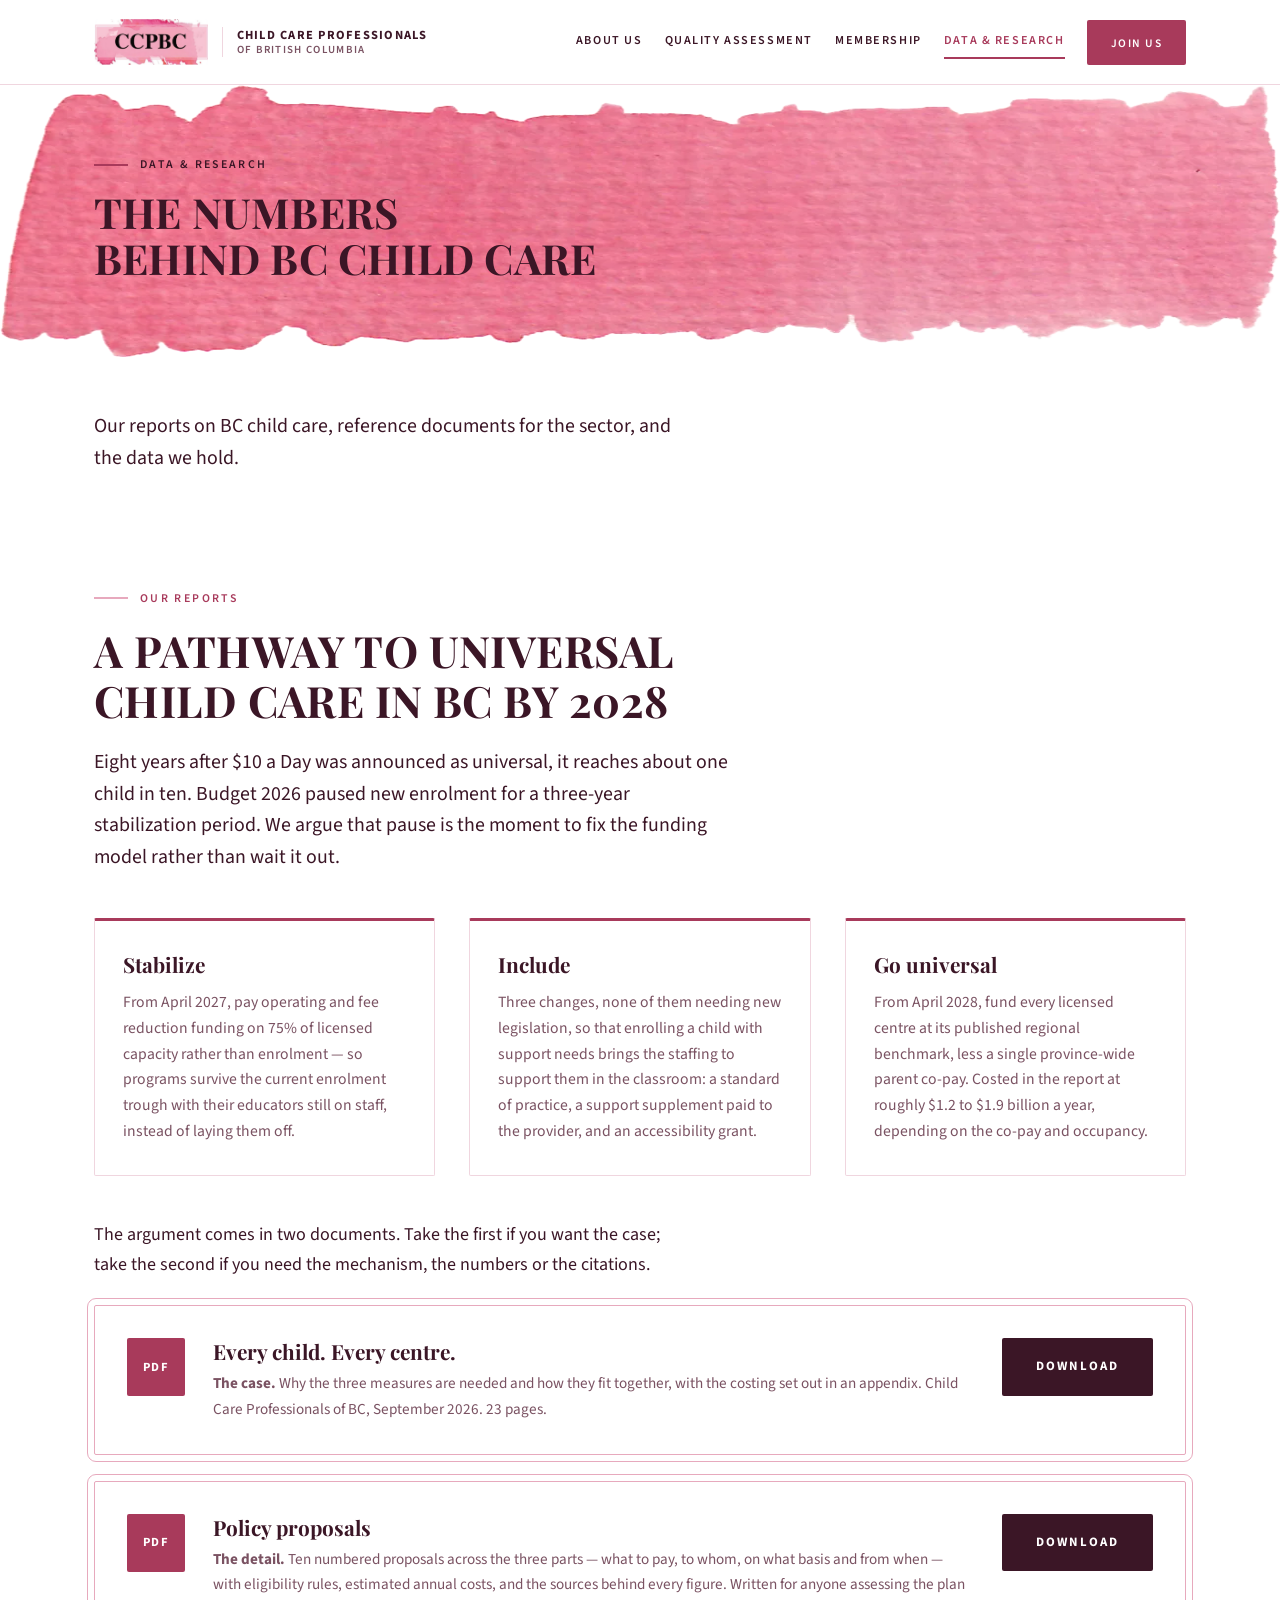
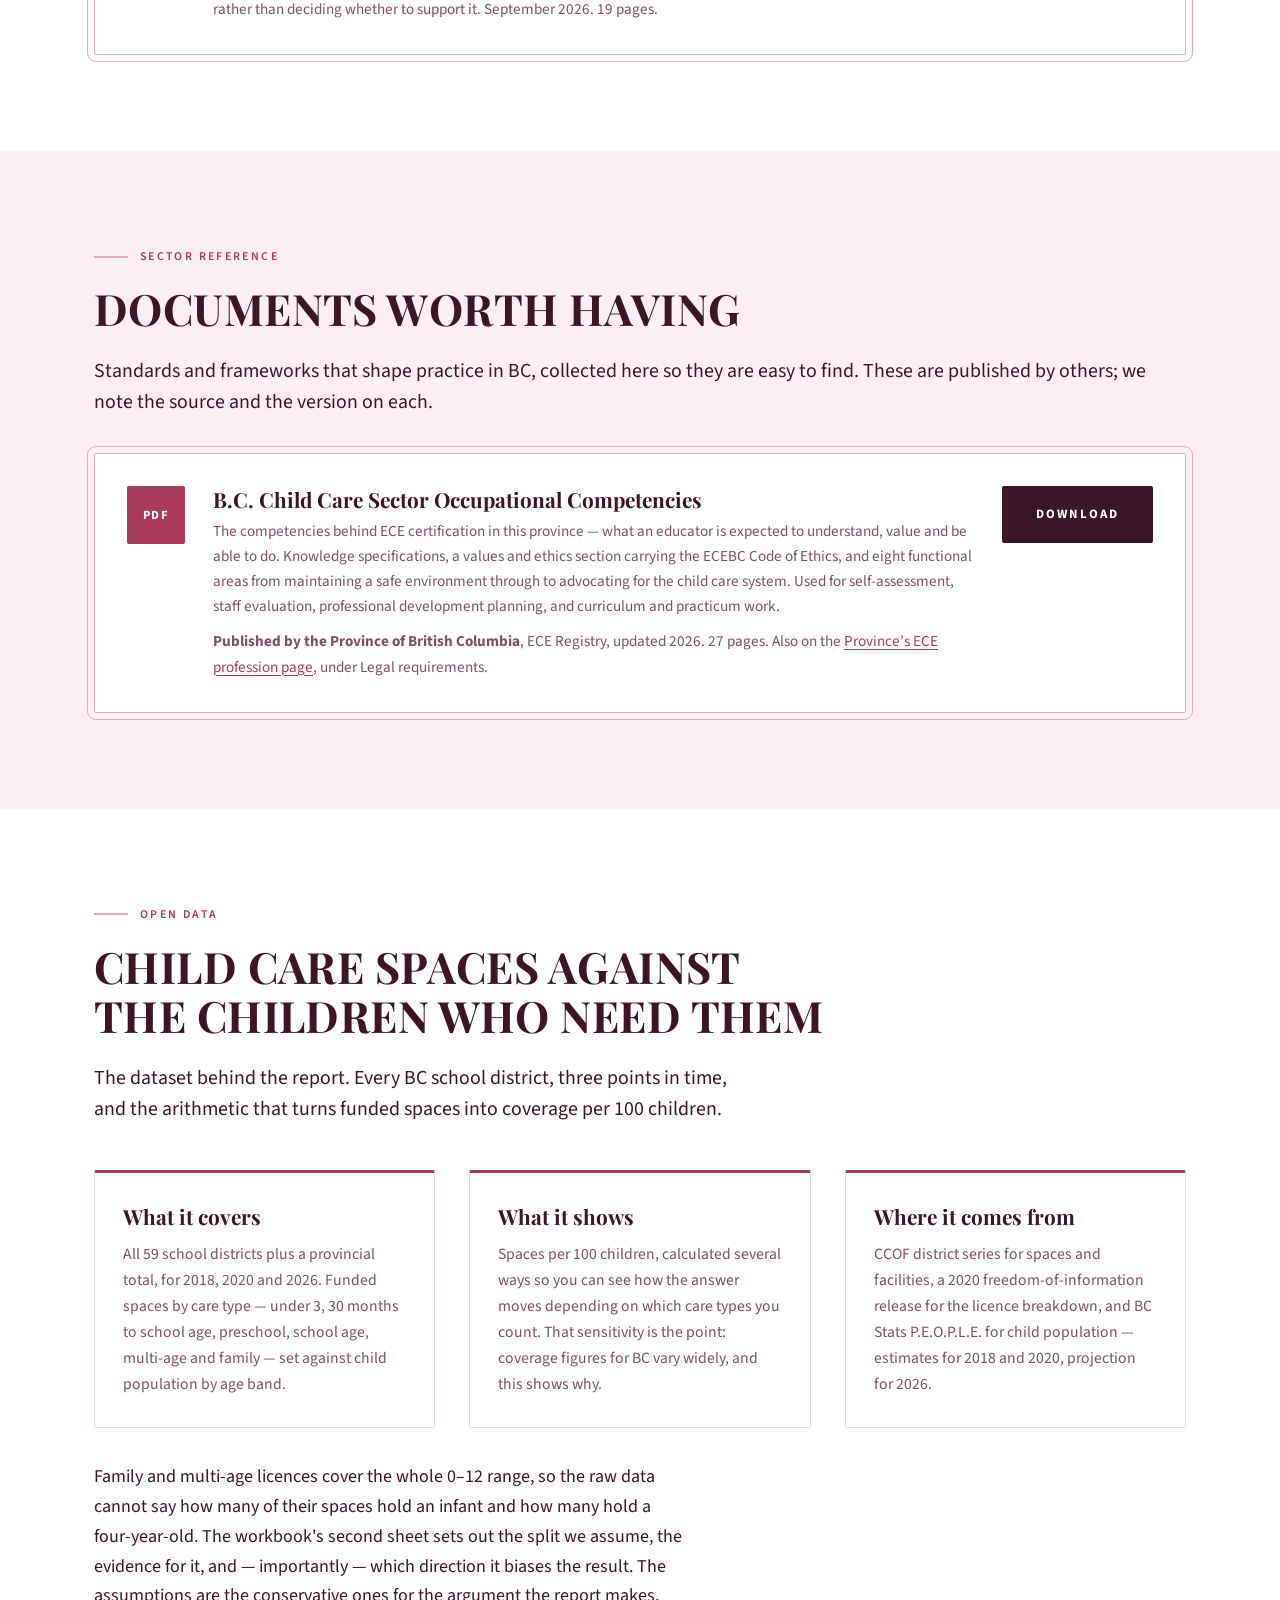
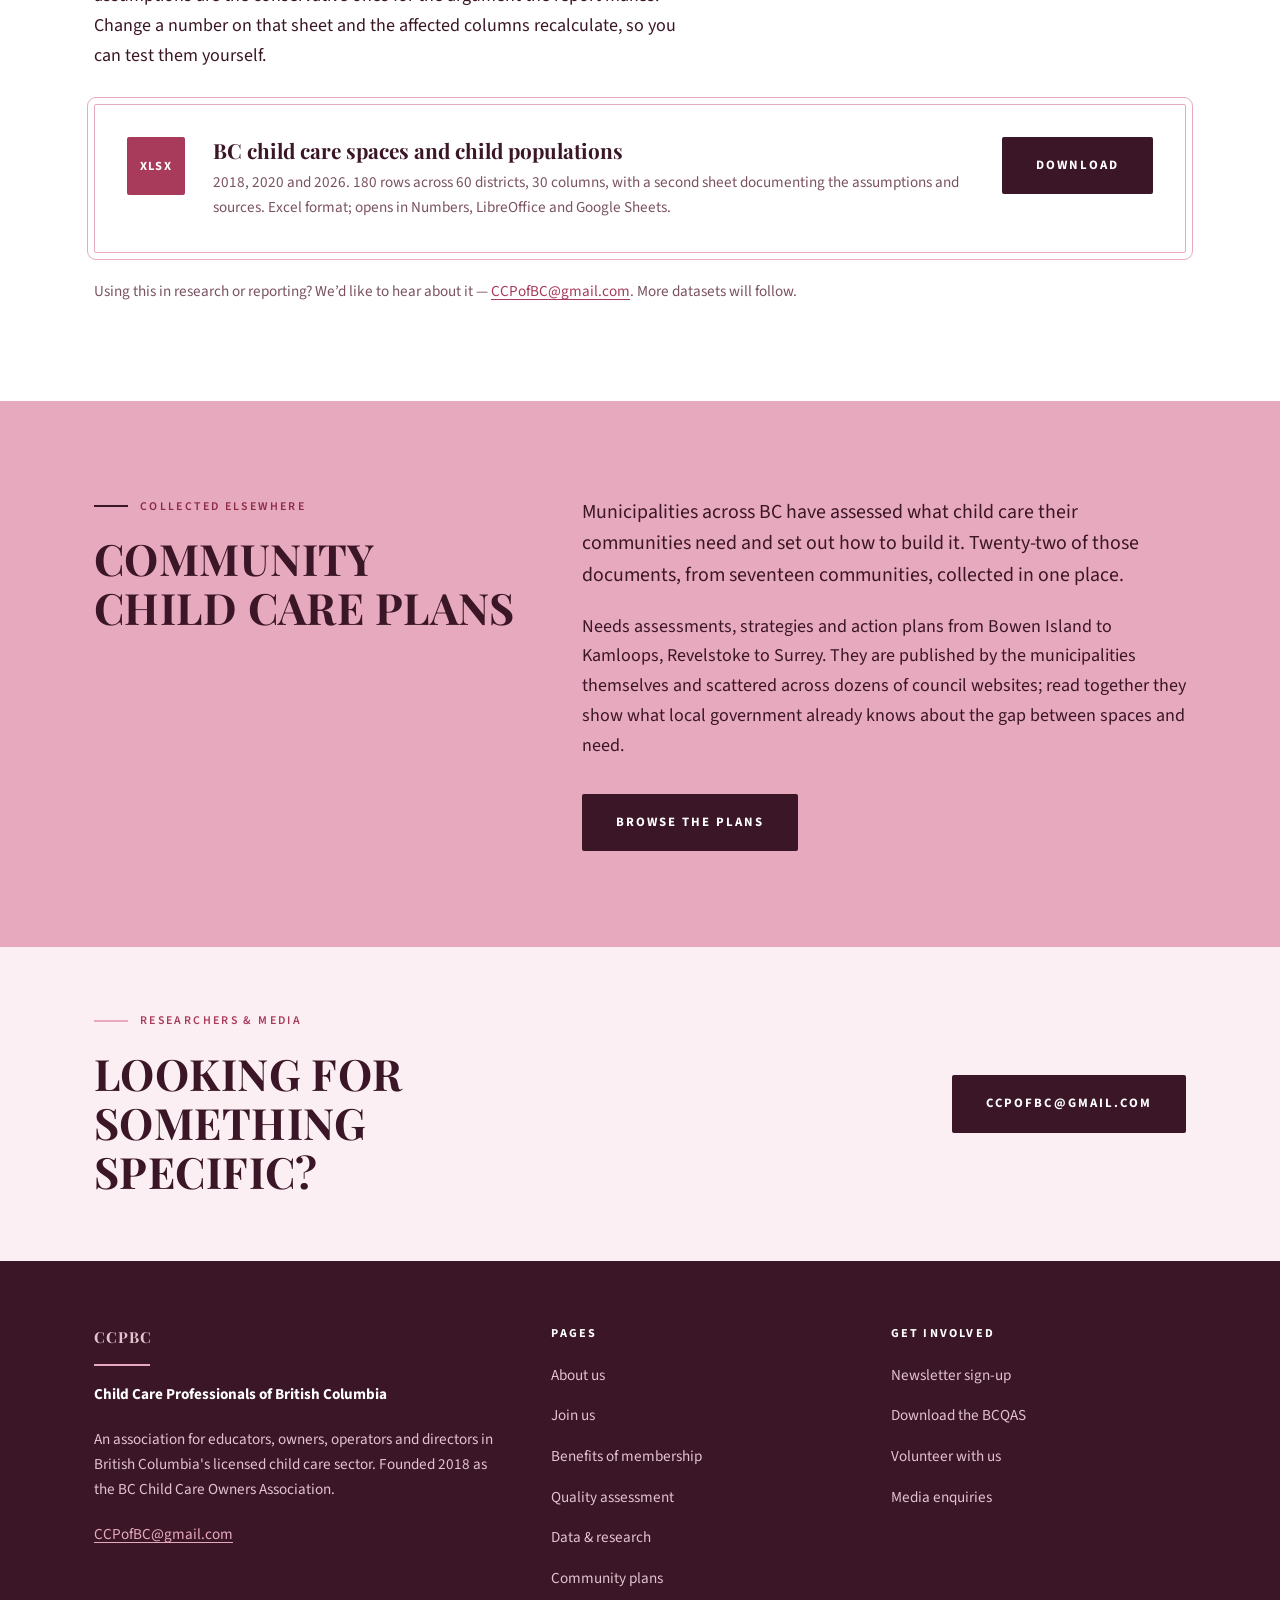
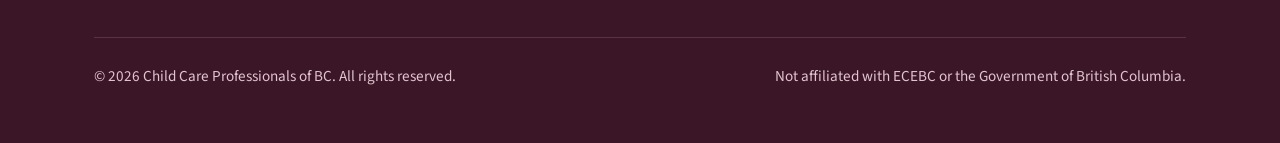
<file: data-research.html>
<!DOCTYPE html>
<html lang="en-CA">
<head>
<meta charset="utf-8">
<meta name="viewport" content="width=device-width, initial-scale=1">
<title>Data &amp; research — Child Care Professionals of BC</title>
<meta name="description" content="A Pathway to Universal Child Care in BC by 2028 — the Child Care Professionals of BC report, its ten policy proposals, and the open dataset of child care spaces against child population for every BC school district.">
<link rel="canonical" href="https://www.ccpofbc.org/data-research.html">
<meta property="og:type" content="website">
<meta property="og:site_name" content="Child Care Professionals of BC">
<meta property="og:locale" content="en_CA">
<meta property="og:url" content="https://www.ccpofbc.org/data-research.html">
<meta property="og:title" content="Data & research — Child Care Professionals of BC">
<meta property="og:description" content="A Pathway to Universal Child Care in BC by 2028 — the Child Care Professionals of BC report, its ten policy proposals, and the open dataset of child care spaces against child population for every BC school district.">
<meta property="og:image" content="https://www.ccpofbc.org/assets/social-card.png">
<meta name="twitter:card" content="summary_large_image">
<meta name="twitter:title" content="Data & research — Child Care Professionals of BC">
<meta name="twitter:description" content="A Pathway to Universal Child Care in BC by 2028 — the Child Care Professionals of BC report, its ten policy proposals, and the open dataset of child care spaces against child population for every BC school district.">
<meta name="twitter:image" content="https://www.ccpofbc.org/assets/social-card.png">
<link rel="icon" href="assets/favicon.svg" type="image/svg+xml">
<link rel="preconnect" href="https://fonts.googleapis.com">
<link rel="preconnect" href="https://fonts.gstatic.com" crossorigin>
<link href="https://fonts.googleapis.com/css2?family=Playfair+Display:ital,wght@0,400;0,700;0,800;1,400;1,700&family=Source+Sans+3:wght@400;600;700&display=swap" rel="stylesheet">
<link rel="stylesheet" href="assets/styles.css">
</head>
<body>
<a class="skip" href="#main">Skip to content</a>

<header class="topbar">
  <div class="wrap topbar__inner">
    <a class="brand" href="index.html">
      <img class="brand__logo" src="assets/logo.png" width="993" height="402" alt="CCPBC">
      <span class="brand__name">Child Care Professionals<span>of British Columbia</span></span>
    </a>
    <button class="menu-toggle" aria-expanded="false" aria-controls="site-nav">Menu</button>
    <nav class="nav" id="site-nav" aria-label="Main">
      <a href="index.html">About us</a>
      <a href="quality-assessment.html">Quality assessment</a>
      <a href="benefits.html">Membership</a>
      <a href="data-research.html" aria-current="page">Data &amp; research</a>
      <a class="btn btn--primary" href="join.html">Join us</a>
    </nav>
  </div>
</header>

<main id="main">

  <section class="hero">
    <div class="wrap">
      <p class="eyebrow">Data &amp; research</p>
      <h1>The numbers behind <span class="mark">BC child care</span></h1>
    </div>
  </section>

  <section class="hero-intro">
    <div class="wrap">
      <p class="lede">Our reports on BC child care, reference documents for the sector, and the data we hold.</p>
    </div>
  </section>

  <section class="band" id="download">
    <div class="wrap">
      <p class="eyebrow">Our reports</p>
      <h2>A pathway to universal child care in BC by 2028</h2>
      <p class="lede" style="max-width:64ch;">Eight years after $10 a Day was announced as universal, it reaches about one child in ten. Budget 2026 paused new enrolment for a three-year stabilization period. We argue that pause is the moment to fix the funding model rather than wait it out.</p>

      <div class="grid grid--3" style="margin-top:44px;">
        <div class="card">
          <h3>Stabilize</h3>
          <p>From April 2027, pay operating and fee reduction funding on 75% of licensed capacity rather than enrolment &mdash; so programs survive the current enrolment trough with their educators still on staff, instead of laying them off.</p>
        </div>
        <div class="card">
          <h3>Include</h3>
          <p>Three changes, none of them needing new legislation, so that enrolling a child with support needs brings the staffing to support them in the classroom: a standard of practice, a support supplement paid to the provider, and an accessibility grant.</p>
        </div>
        <div class="card">
          <h3>Go universal</h3>
          <p>From April 2028, fund every licensed centre at its published regional benchmark, less a single province-wide parent co-pay. Costed in the report at roughly $1.2 to $1.9 billion a year, depending on the co-pay and occupancy.</p>
        </div>
      </div>

      <p style="margin-top:44px;max-width:64ch;">The argument comes in two documents. Take the first if you want the case; take the second if you need the mechanism, the numbers or the citations.</p>

      <div class="download" style="margin-top:26px;">
        <span class="download__icon" aria-hidden="true">PDF</span>
        <div>
          <h3>Every child. Every centre.</h3>
          <p><strong>The case.</strong> Why the three measures are needed and how they fit together, with the costing set out in an appendix. Child Care Professionals of BC, September 2026. 23 pages.</p>
        </div>
        <a class="btn btn--dark" href="assets/pathway-to-universal-child-care-2028.pdf" download>Download</a>
      </div>

      <div class="download" style="margin-top:26px;">
        <span class="download__icon" aria-hidden="true">PDF</span>
        <div>
          <h3>Policy proposals</h3>
          <p><strong>The detail.</strong> Ten numbered proposals across the three parts &mdash; what to pay, to whom, on what basis and from when &mdash; with eligibility rules, estimated annual costs, and the sources behind every figure. Written for anyone assessing the plan rather than deciding whether to support it. September 2026. 19 pages.</p>
        </div>
        <a class="btn btn--dark" href="assets/pathway-policy-proposals-2028.pdf" download>Download</a>
      </div>
    </div>
  </section>

  <section class="band band--paper">
    <div class="wrap">
      <p class="eyebrow">Sector reference</p>
      <h2>Documents worth having</h2>
      <p class="lede" style="margin-bottom:34px;">Standards and frameworks that shape practice in BC, collected here so they are easy to find. These are published by others; we note the source and the version on each.</p>

      <div class="download">
        <span class="download__icon" aria-hidden="true">PDF</span>
        <div>
          <h3>B.C. Child Care Sector Occupational Competencies</h3>
          <p>The competencies behind ECE certification in this province &mdash; what an educator is expected to understand, value and be able to do. Knowledge specifications, a values and ethics section carrying the ECEBC Code of Ethics, and eight functional areas from maintaining a safe environment through to advocating for the child care system. Used for self-assessment, staff evaluation, professional development planning, and curriculum and practicum work.</p>
          <p style="margin-top:10px;"><strong>Published by the Province of British Columbia</strong>, ECE Registry, updated 2026. 27 pages. Also on the <a href="https://www2.gov.bc.ca/gov/content/education-training/early-learning/teach/training-and-professional-development/become-an-early-childhood-educator/ece-profession">Province&rsquo;s ECE profession page</a>, under Legal requirements.</p>
        </div>
        <a class="btn btn--dark" href="assets/bc_occupational_competencies.pdf" download>Download</a>
      </div>
    </div>
  </section>

  <section class="band">
    <div class="wrap">
      <p class="eyebrow">Open data</p>
      <h2>Child care spaces against the children who need them</h2>
      <p class="lede" style="max-width:66ch;">The dataset behind the report. Every BC school district, three points in time, and the arithmetic that turns funded spaces into coverage per 100 children.</p>

      <div class="grid grid--3" style="margin-top:44px;">
        <div class="card">
          <h3>What it covers</h3>
          <p>All 59 school districts plus a provincial total, for 2018, 2020 and 2026. Funded spaces by care type &mdash; under&nbsp;3, 30 months to school age, preschool, school age, multi-age and family &mdash; set against child population by age band.</p>
        </div>
        <div class="card">
          <h3>What it shows</h3>
          <p>Spaces per 100 children, calculated several ways so you can see how the answer moves depending on which care types you count. That sensitivity is the point: coverage figures for BC vary widely, and this shows why.</p>
        </div>
        <div class="card">
          <h3>Where it comes from</h3>
          <p>CCOF district series for spaces and facilities, a 2020 freedom-of-information release for the licence breakdown, and BC Stats P.E.O.P.L.E. for child population &mdash; estimates for 2018 and 2020, projection for 2026.</p>
        </div>
      </div>

      <p style="margin-top:34px;max-width:66ch;">Family and multi-age licences cover the whole 0&ndash;12 range, so the raw data cannot say how many of their spaces hold an infant and how many hold a four-year-old. The workbook's second sheet sets out the split we assume, the evidence for it, and &mdash; importantly &mdash; which direction it biases the result. The assumptions are the conservative ones for the argument the report makes. Change a number on that sheet and the affected columns recalculate, so you can test them yourself.</p>

      <div class="download" style="margin-top:34px;">
        <span class="download__icon" aria-hidden="true">XLSX</span>
        <div>
          <h3>BC child care spaces and child populations</h3>
          <p>2018, 2020 and 2026. 180 rows across 60 districts, 30 columns, with a second sheet documenting the assumptions and sources. Excel format; opens in Numbers, LibreOffice and Google Sheets.</p>
        </div>
        <a class="btn btn--dark" href="assets/BC_district_spaces_vs_children_2018_2020_2026.xlsx" download>Download</a>
      </div>

      <p style="margin-top:26px;font-size:0.95rem;color:var(--muted);">Using this in research or reporting? We&rsquo;d like to hear about it &mdash; <a href="mailto:CCPofBC@gmail.com?subject=District%20spaces%20dataset">CCPofBC@gmail.com</a>. More datasets will follow.</p>
    </div>
  </section>

  <section class="band band--petal">
    <div class="wrap grid grid--split">
      <div>
        <p class="eyebrow">Collected elsewhere</p>
        <h2>Community child care plans</h2>
      </div>
      <div>
        <p class="lede">Municipalities across BC have assessed what child care their communities need and set out how to build it. Twenty-two of those documents, from seventeen communities, collected in one place.</p>
        <p>Needs assessments, strategies and action plans from Bowen Island to Kamloops, Revelstoke to Surrey. They are published by the municipalities themselves and scattered across dozens of council websites; read together they show what local government already knows about the gap between spaces and need.</p>
        <div class="actions">
          <a class="btn btn--dark" href="community-plans.html">Browse the plans</a>
        </div>
      </div>
    </div>
  </section>

  <section class="band band--tight band--paper">
    <div class="wrap contact-strip">
      <div>
        <p class="eyebrow">Researchers &amp; media</p>
        <h2>Looking for something specific?</h2>
      </div>
      <a class="btn btn--dark" href="mailto:CCPofBC@gmail.com?subject=Data%20request">CCPofBC@gmail.com</a>
    </div>
  </section>

</main>

<footer class="footer">
  <div class="wrap">
    <div class="footer__top">
      <div>
        <p class="footer__mark">CCPBC</p>
        <p><strong style="color:#fff;">Child Care Professionals of British Columbia</strong></p>
        <p>An association for educators, owners, operators and directors in British Columbia's licensed child care sector. Founded 2018 as the BC Child Care Owners Association.</p>
        <p><a href="mailto:CCPofBC@gmail.com">CCPofBC@gmail.com</a></p>
      </div>
      <div>
        <h4>Pages</h4>
        <ul>
          <li><a href="index.html">About us</a></li>
          <li><a href="join.html">Join us</a></li>
          <li><a href="benefits.html">Benefits of membership</a></li>
          <li><a href="quality-assessment.html">Quality assessment</a></li>
          <li><a href="data-research.html">Data &amp; research</a></li>
          <li><a href="community-plans.html">Community plans</a></li>
        </ul>
      </div>
      <div>
        <h4>Get involved</h4>
        <ul>
          <li><a href="join.html">Newsletter sign-up</a></li>
          <li><a href="quality-assessment.html#download">Download the BCQAS</a></li>
          <li><a href="mailto:CCPofBC@gmail.com">Volunteer with us</a></li>
          <li><a href="mailto:CCPofBC@gmail.com">Media enquiries</a></li>
        </ul>
      </div>
    </div>
    <div class="footer__base">
      <p>&copy; 2026 Child Care Professionals of BC. All rights reserved.</p>
      <p>Not affiliated with ECEBC or the Government of British Columbia.</p>
    </div>
  </div>
</footer>

<script src="assets/site.js" defer></script>
</body>
</html>
</file>
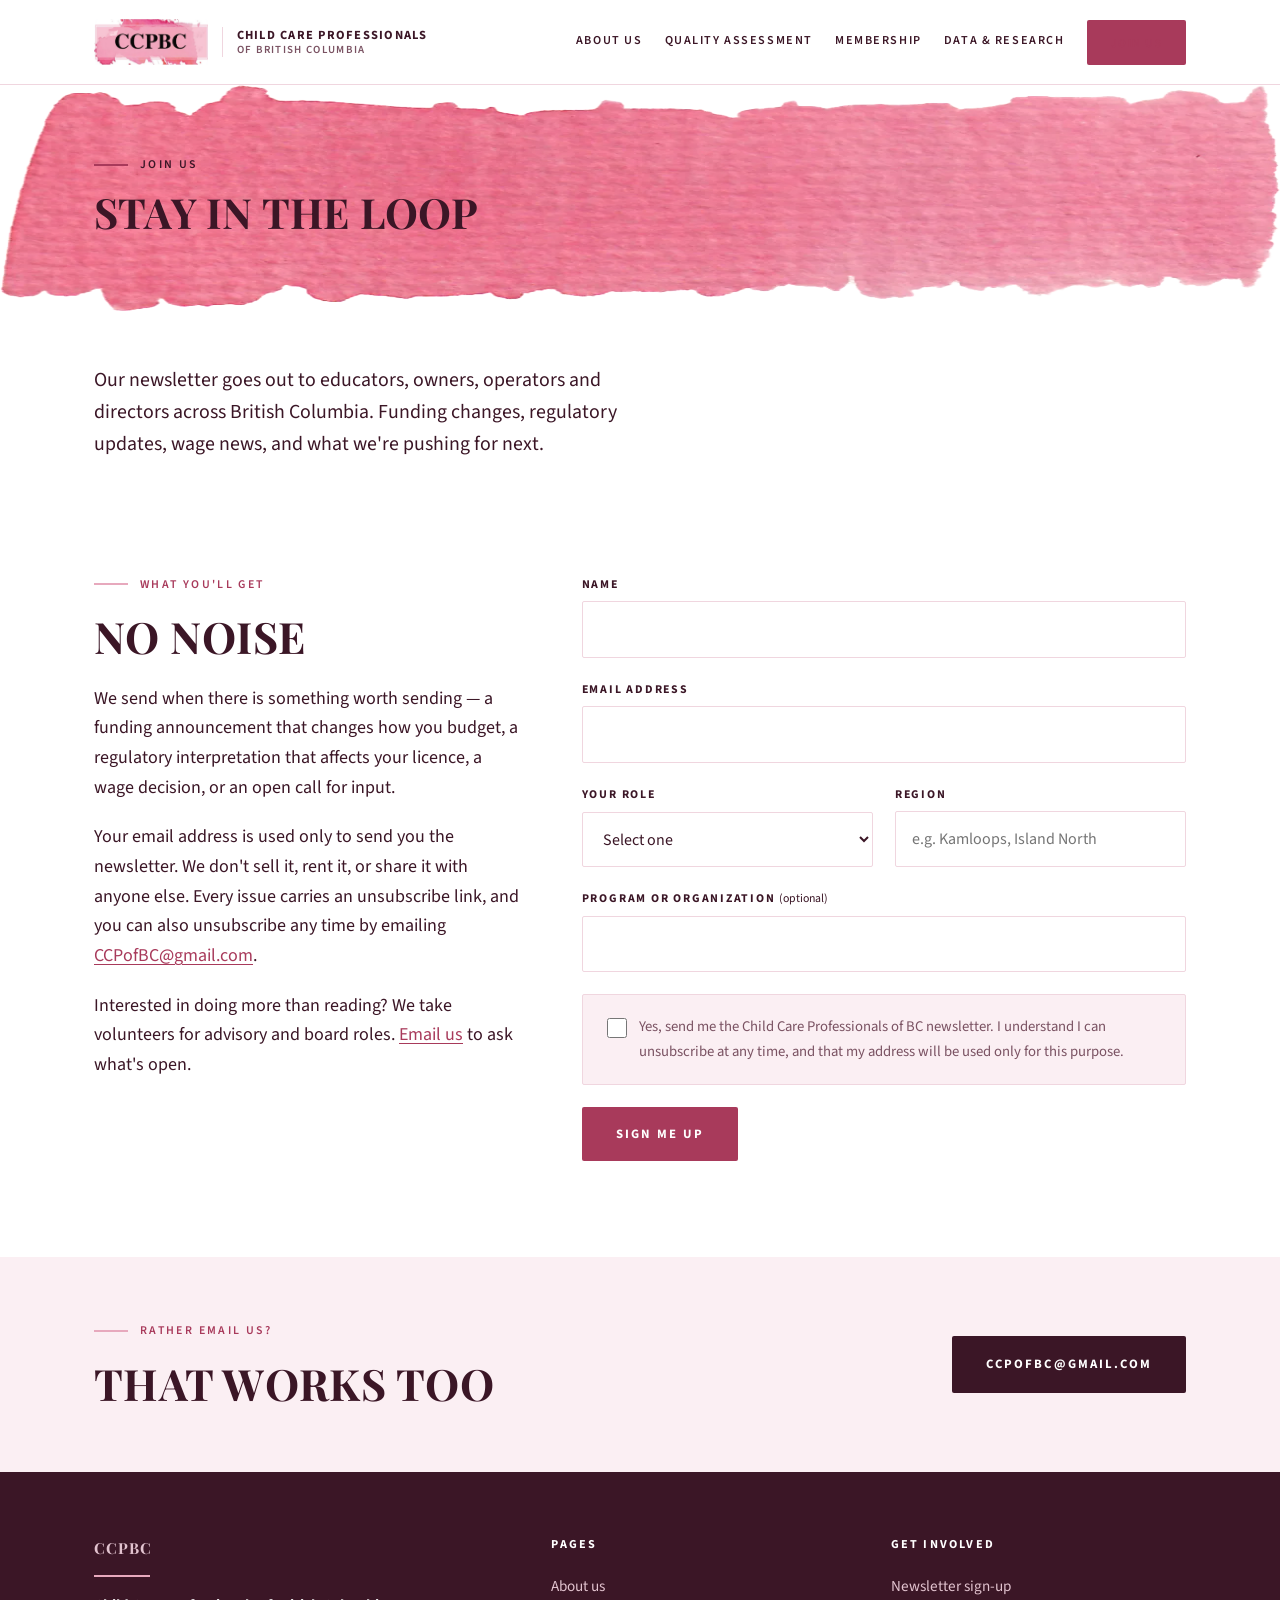
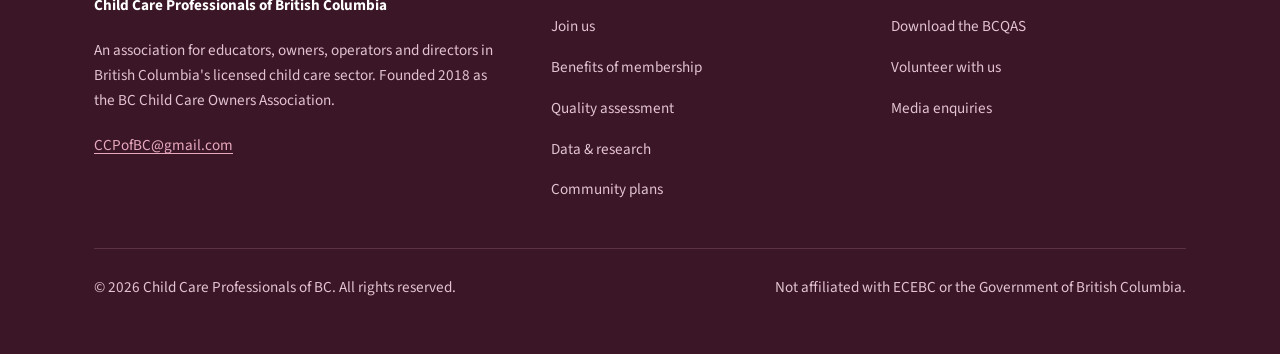
<file: join.html>
<!DOCTYPE html>
<html lang="en-CA">
<head>
<meta charset="utf-8">
<meta name="viewport" content="width=device-width, initial-scale=1">
<title>Join us — Child Care Professionals of BC</title>
<meta name="description" content="Sign up for the Child Care Professionals of BC newsletter for updates on funding, regulation, wages and quality in BC's licensed child care sector.">
<link rel="canonical" href="https://www.ccpofbc.org/join.html">
<meta property="og:type" content="website">
<meta property="og:site_name" content="Child Care Professionals of BC">
<meta property="og:locale" content="en_CA">
<meta property="og:url" content="https://www.ccpofbc.org/join.html">
<meta property="og:title" content="Join us — Child Care Professionals of BC">
<meta property="og:description" content="Sign up for the Child Care Professionals of BC newsletter for updates on funding, regulation, wages and quality in BC's licensed child care sector.">
<meta property="og:image" content="https://www.ccpofbc.org/assets/social-card.png">
<meta name="twitter:card" content="summary_large_image">
<meta name="twitter:title" content="Join us — Child Care Professionals of BC">
<meta name="twitter:description" content="Sign up for the Child Care Professionals of BC newsletter for updates on funding, regulation, wages and quality in BC's licensed child care sector.">
<meta name="twitter:image" content="https://www.ccpofbc.org/assets/social-card.png">
<link rel="icon" href="assets/favicon.svg" type="image/svg+xml">
<link rel="preconnect" href="https://fonts.googleapis.com">
<link rel="preconnect" href="https://fonts.gstatic.com" crossorigin>
<link href="https://fonts.googleapis.com/css2?family=Playfair+Display:ital,wght@0,400;0,700;0,800;1,400;1,700&family=Source+Sans+3:wght@400;600;700&display=swap" rel="stylesheet">
<link rel="stylesheet" href="assets/styles.css">
</head>
<body>
<a class="skip" href="#main">Skip to content</a>

<header class="topbar">
  <div class="wrap topbar__inner">
    <a class="brand" href="index.html">
      <img class="brand__logo" src="assets/logo.png" width="993" height="402" alt="CCPBC">
      <span class="brand__name">Child Care Professionals<span>of British Columbia</span></span>
    </a>
    <button class="menu-toggle" aria-expanded="false" aria-controls="site-nav">Menu</button>
    <nav class="nav" id="site-nav" aria-label="Main">
      <a href="index.html">About us</a>
      <a href="quality-assessment.html">Quality assessment</a>
      <a href="benefits.html">Membership</a>
      <a href="data-research.html">Data &amp; research</a>
      <a class="btn btn--primary" href="join.html" aria-current="page">Join us</a>
    </nav>
  </div>
</header>

<main id="main">

  <section class="hero">
    <div class="wrap">
      <p class="eyebrow">Join us</p>
      <h1>Stay in the <span class="mark">loop</span></h1>
    </div>
  </section>

  <section class="hero-intro">
    <div class="wrap">
      <p class="lede">Our newsletter goes out to educators, owners, operators and directors across British Columbia. Funding changes, regulatory updates, wage news, and what we're pushing for next.</p>
    </div>
  </section>

  <section class="band">
    <div class="wrap grid grid--split">

      <div>
        <p class="eyebrow">What you'll get</p>
        <h2>No noise</h2>
        <p>We send when there is something worth sending — a funding announcement that changes how you budget, a regulatory interpretation that affects your licence, a wage decision, or an open call for input.</p>
        <p>Your email address is used only to send you the newsletter. We don't sell it, rent it, or share it with anyone else. Every issue carries an unsubscribe link, and you can also unsubscribe any time by emailing <a href="mailto:CCPofBC@gmail.com">CCPofBC@gmail.com</a>.</p>
        <p>Interested in doing more than reading? We take volunteers for advisory and board roles. <a href="mailto:CCPofBC@gmail.com">Email us</a> to ask what's open.</p>
      </div>

      <div>
        <!-- ============================================================
             NEWSLETTER FORM — Formspree

             REPLACE THE FORM ID BELOW. The action currently reads
             .../f/YOUR_FORM_ID. Sign in to Formspree, create a form, copy
             its endpoint, and paste the ID in place of YOUR_FORM_ID.

             Until you do that, the form falls back to opening the visitor's
             email client addressed to CCPofBC@gmail.com, so it is never
             broken — just less convenient.

             Field notes:
               _subject   sets the subject line on the email Formspree sends you
               _gotcha    is Formspree's own honeypot; bots fill it, people
                          never see it, and Formspree silently drops those
             See DEPLOY.md for the full setup, including the free-tier limit.
        ============================================================ -->
        <form class="form" id="newsletter-form"
              action="https://formspree.io/f/YOUR_FORM_ID"
              method="post" novalidate>

          <input type="hidden" name="_subject" value="Newsletter sign-up — ccpofbc.org">

          <div class="field">
            <label for="name">Name</label>
            <input type="text" id="name" name="name" autocomplete="name" required>
          </div>

          <div class="field">
            <label for="email">Email address</label>
            <input type="email" id="email" name="email" autocomplete="email" required>
          </div>

          <div class="field--row">
            <div class="field">
              <label for="role">Your role</label>
              <select id="role" name="role">
                <option value="">Select one</option>
                <option>Early childhood educator</option>
                <option>Assistant / support staff</option>
                <option>Owner</option>
                <option>Operator</option>
                <option>Director or manager</option>
                <option>Family child care provider</option>
                <option>Student or in training</option>
                <option>Other</option>
              </select>
            </div>
            <div class="field">
              <label for="region">Region</label>
              <input type="text" id="region" name="region" placeholder="e.g. Kamloops, Island North">
            </div>
          </div>

          <div class="field">
            <label for="organization">Program or organization <span style="text-transform:none;letter-spacing:0;font-weight:400;">(optional)</span></label>
            <input type="text" id="organization" name="organization" autocomplete="organization">
          </div>

          <!-- Formspree's honeypot: hidden from people, catches simple bots -->
          <div class="hp" aria-hidden="true">
            <label for="_gotcha">Leave this field empty</label>
            <input type="text" id="_gotcha" name="_gotcha" tabindex="-1" autocomplete="off">
          </div>

          <div class="consent">
            <input type="checkbox" id="consent" name="consent" required>
            <label for="consent">Yes, send me the Child Care Professionals of BC newsletter. I understand I can unsubscribe at any time, and that my address will be used only for this purpose.</label>
          </div>

          <div>
            <button class="btn btn--primary" type="submit">Sign me up</button>
          </div>

          <p class="form__status" id="form-status" role="status" hidden></p>
        </form>
      </div>

    </div>
  </section>

  <section class="band band--tight band--paper">
    <div class="wrap contact-strip">
      <div>
        <p class="eyebrow">Rather email us?</p>
        <h2>That works too</h2>
      </div>
      <a class="btn btn--dark" href="mailto:CCPofBC@gmail.com?subject=Newsletter%20sign-up">CCPofBC@gmail.com</a>
    </div>
  </section>

</main>

<footer class="footer">
  <div class="wrap">
    <div class="footer__top">
      <div>
        <p class="footer__mark">CCPBC</p>
        <p><strong style="color:#fff;">Child Care Professionals of British Columbia</strong></p>
        <p>An association for educators, owners, operators and directors in British Columbia's licensed child care sector. Founded 2018 as the BC Child Care Owners Association.</p>
        <p><a href="mailto:CCPofBC@gmail.com">CCPofBC@gmail.com</a></p>
      </div>
      <div>
        <h4>Pages</h4>
        <ul>
          <li><a href="index.html">About us</a></li>
          <li><a href="join.html">Join us</a></li>
          <li><a href="benefits.html">Benefits of membership</a></li>
          <li><a href="quality-assessment.html">Quality assessment</a></li>
          <li><a href="data-research.html">Data &amp; research</a></li>
          <li><a href="community-plans.html">Community plans</a></li>
        </ul>
      </div>
      <div>
        <h4>Get involved</h4>
        <ul>
          <li><a href="join.html">Newsletter sign-up</a></li>
          <li><a href="quality-assessment.html#download">Download the BCQAS</a></li>
          <li><a href="mailto:CCPofBC@gmail.com">Volunteer with us</a></li>
          <li><a href="mailto:CCPofBC@gmail.com">Media enquiries</a></li>
        </ul>
      </div>
    </div>
    <div class="footer__base">
      <p>&copy; 2026 Child Care Professionals of BC. All rights reserved.</p>
      <p>Not affiliated with ECEBC or the Government of British Columbia.</p>
    </div>
  </div>
</footer>

<script src="assets/site.js" defer></script>
</body>
</html>
</file>
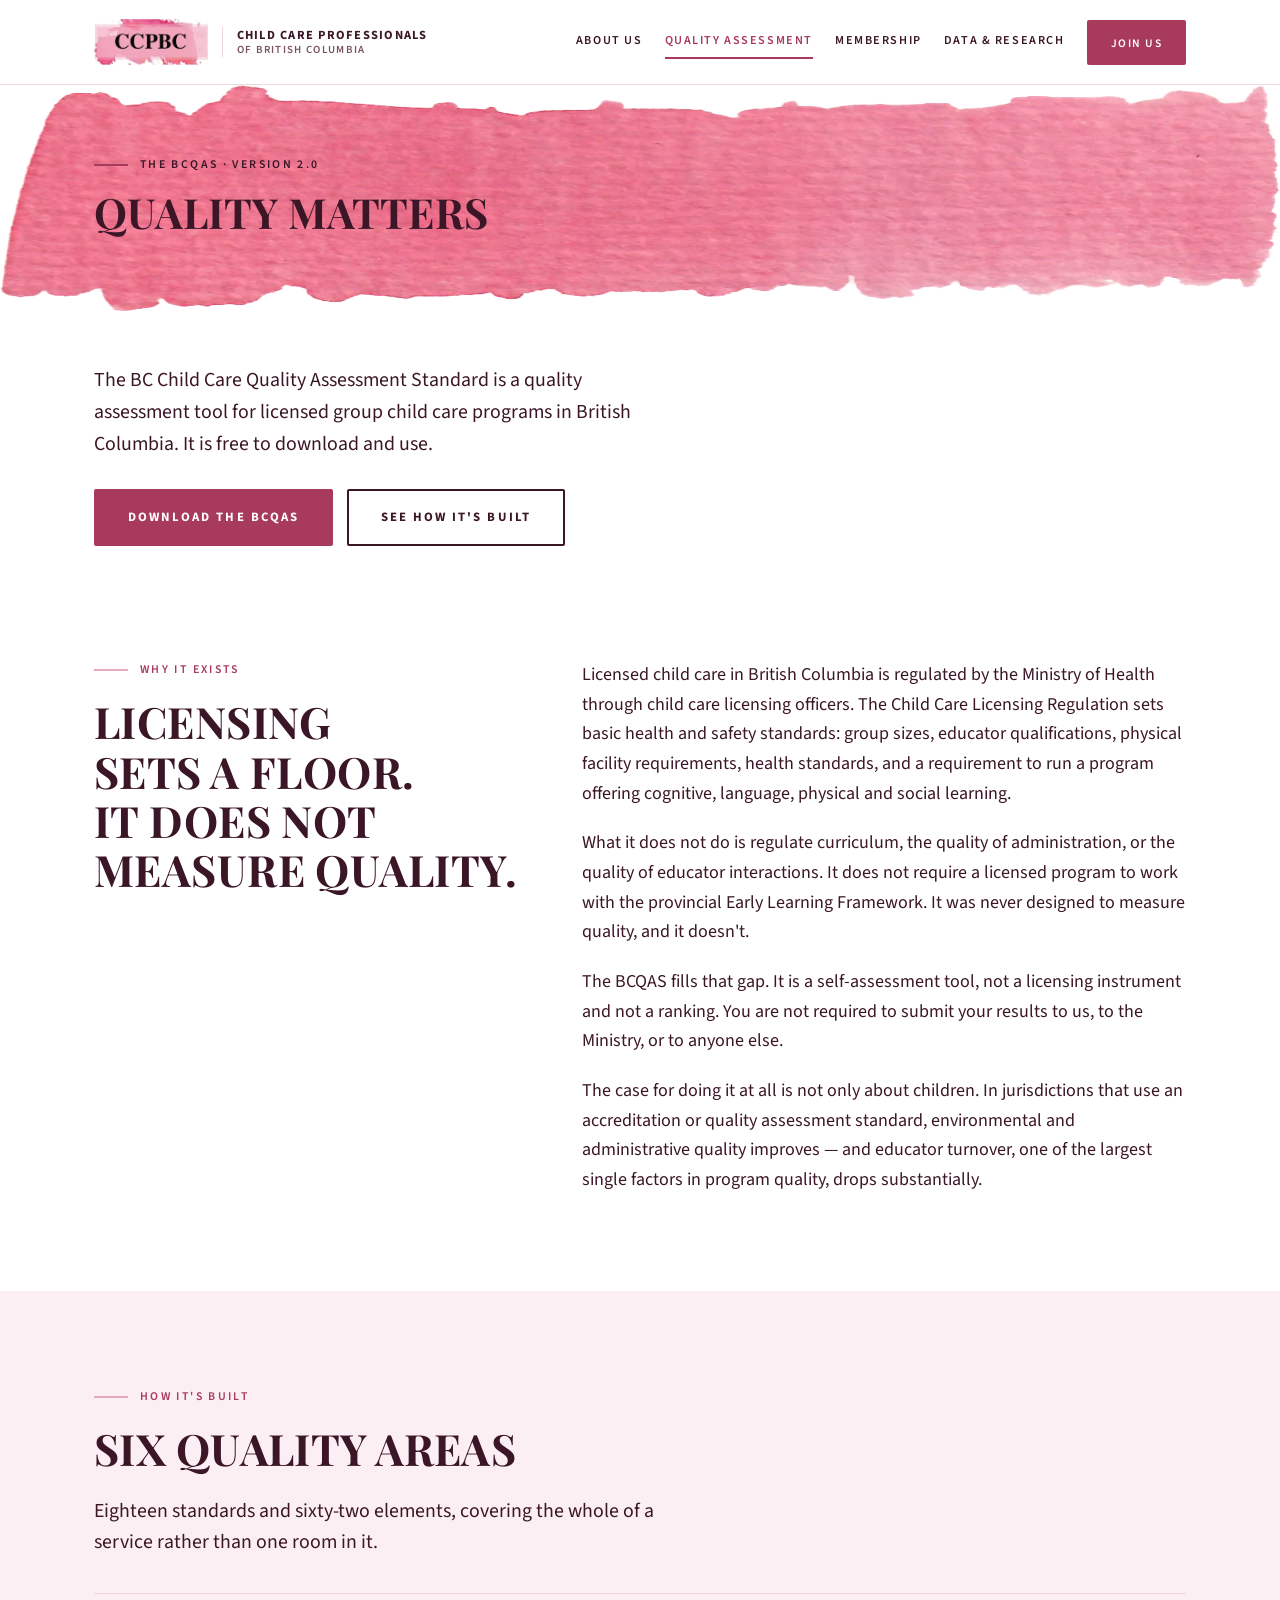
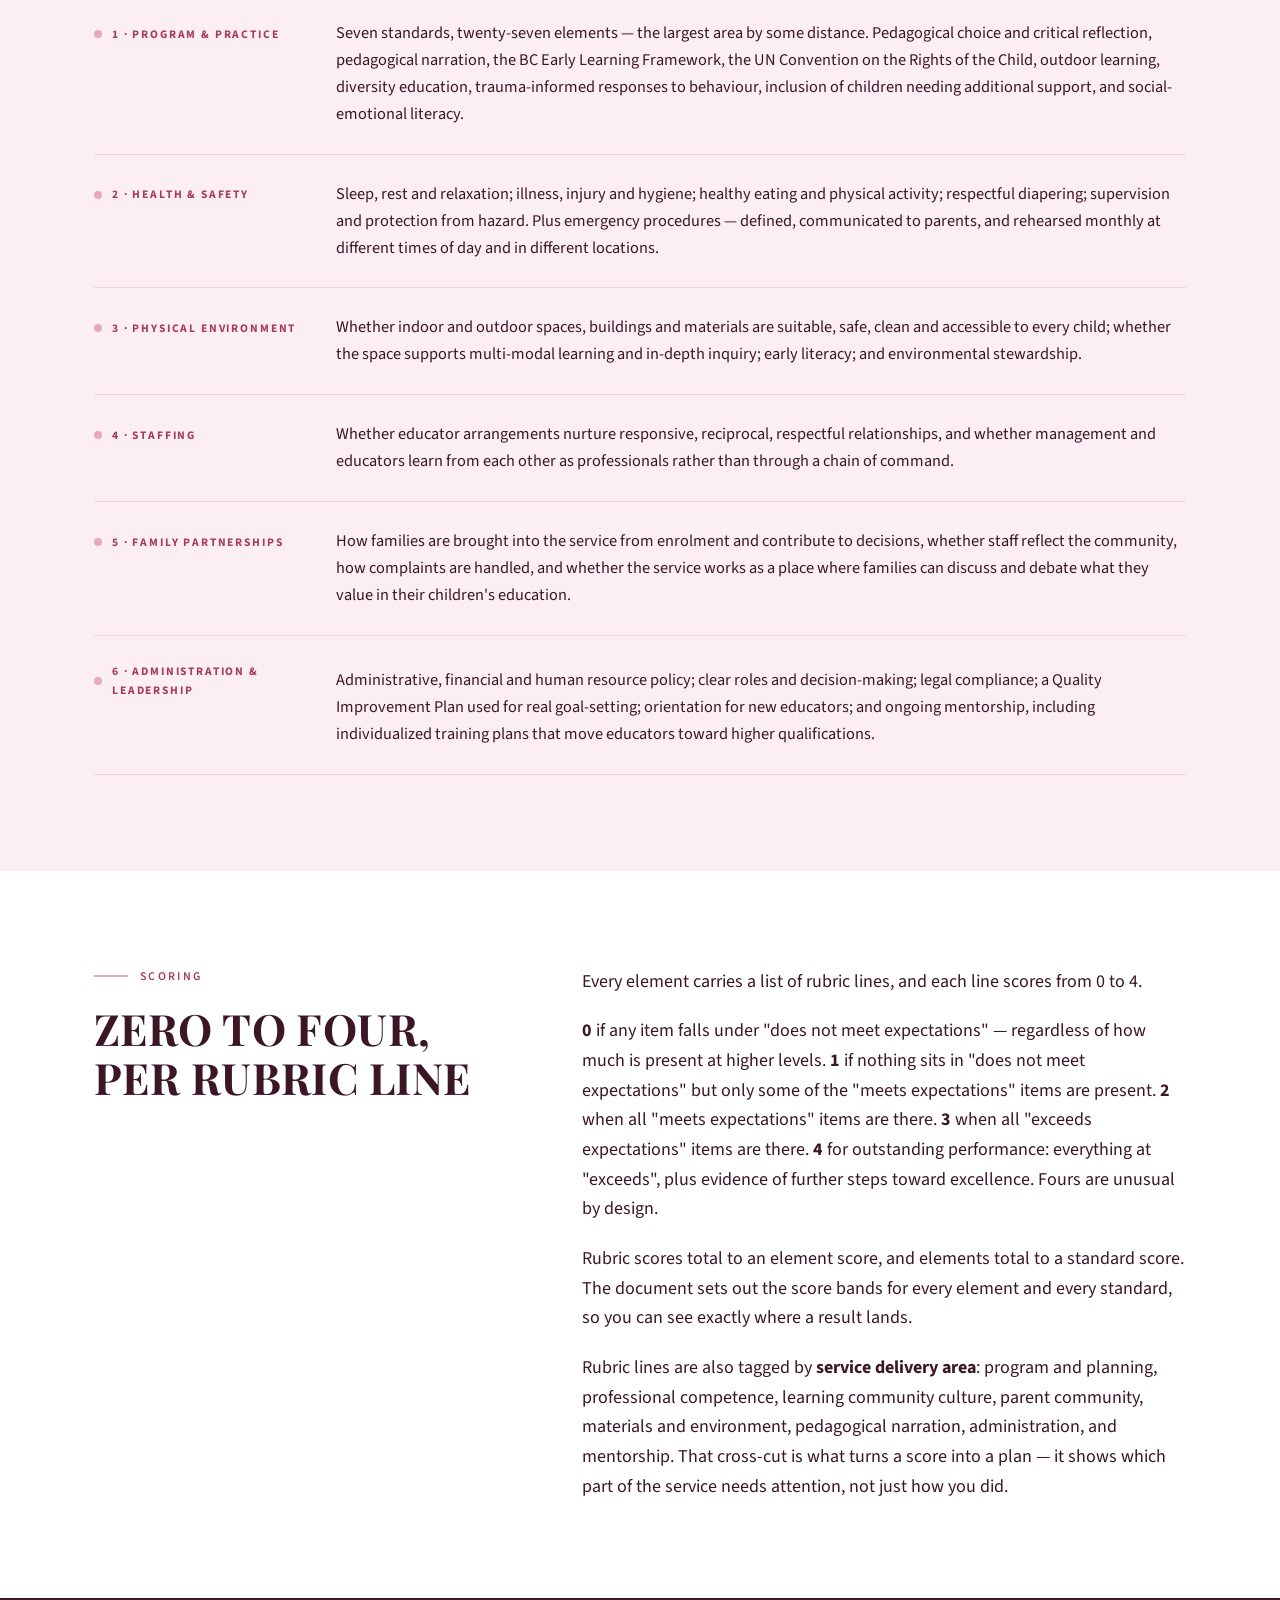
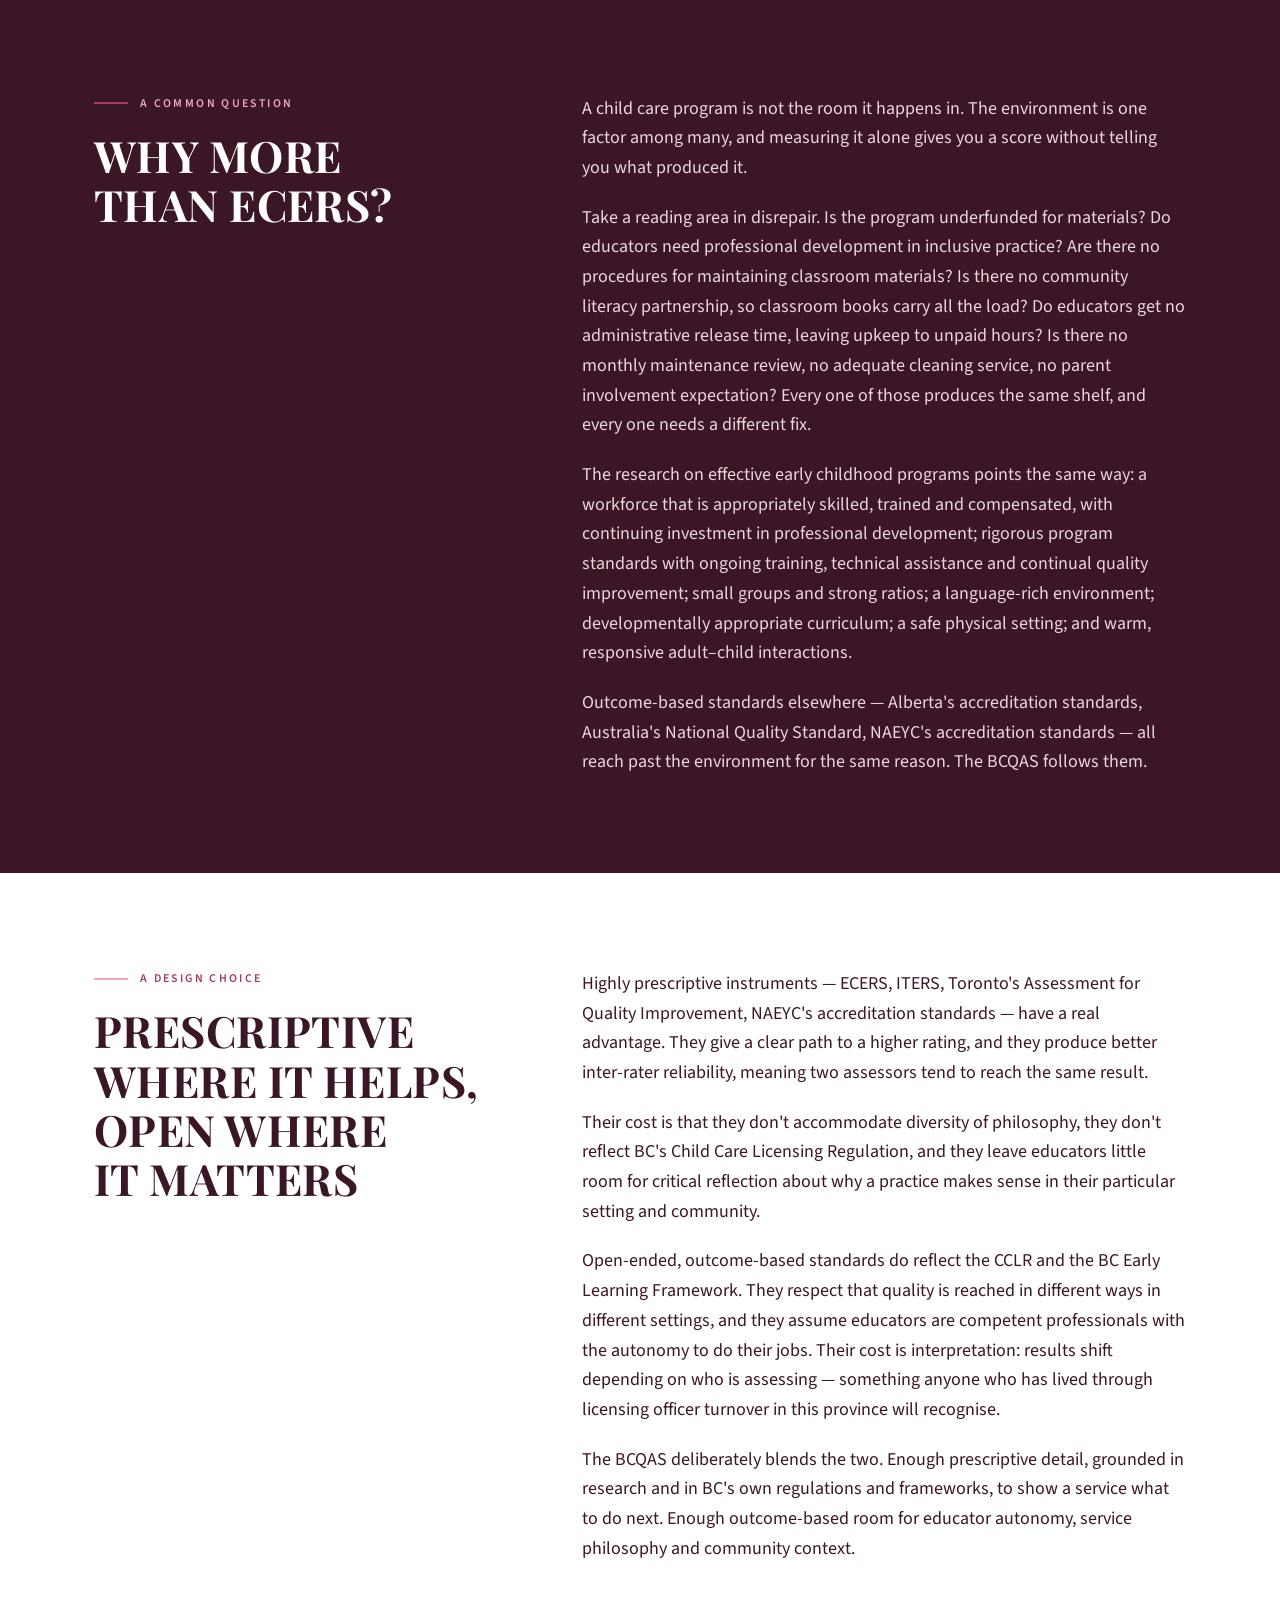
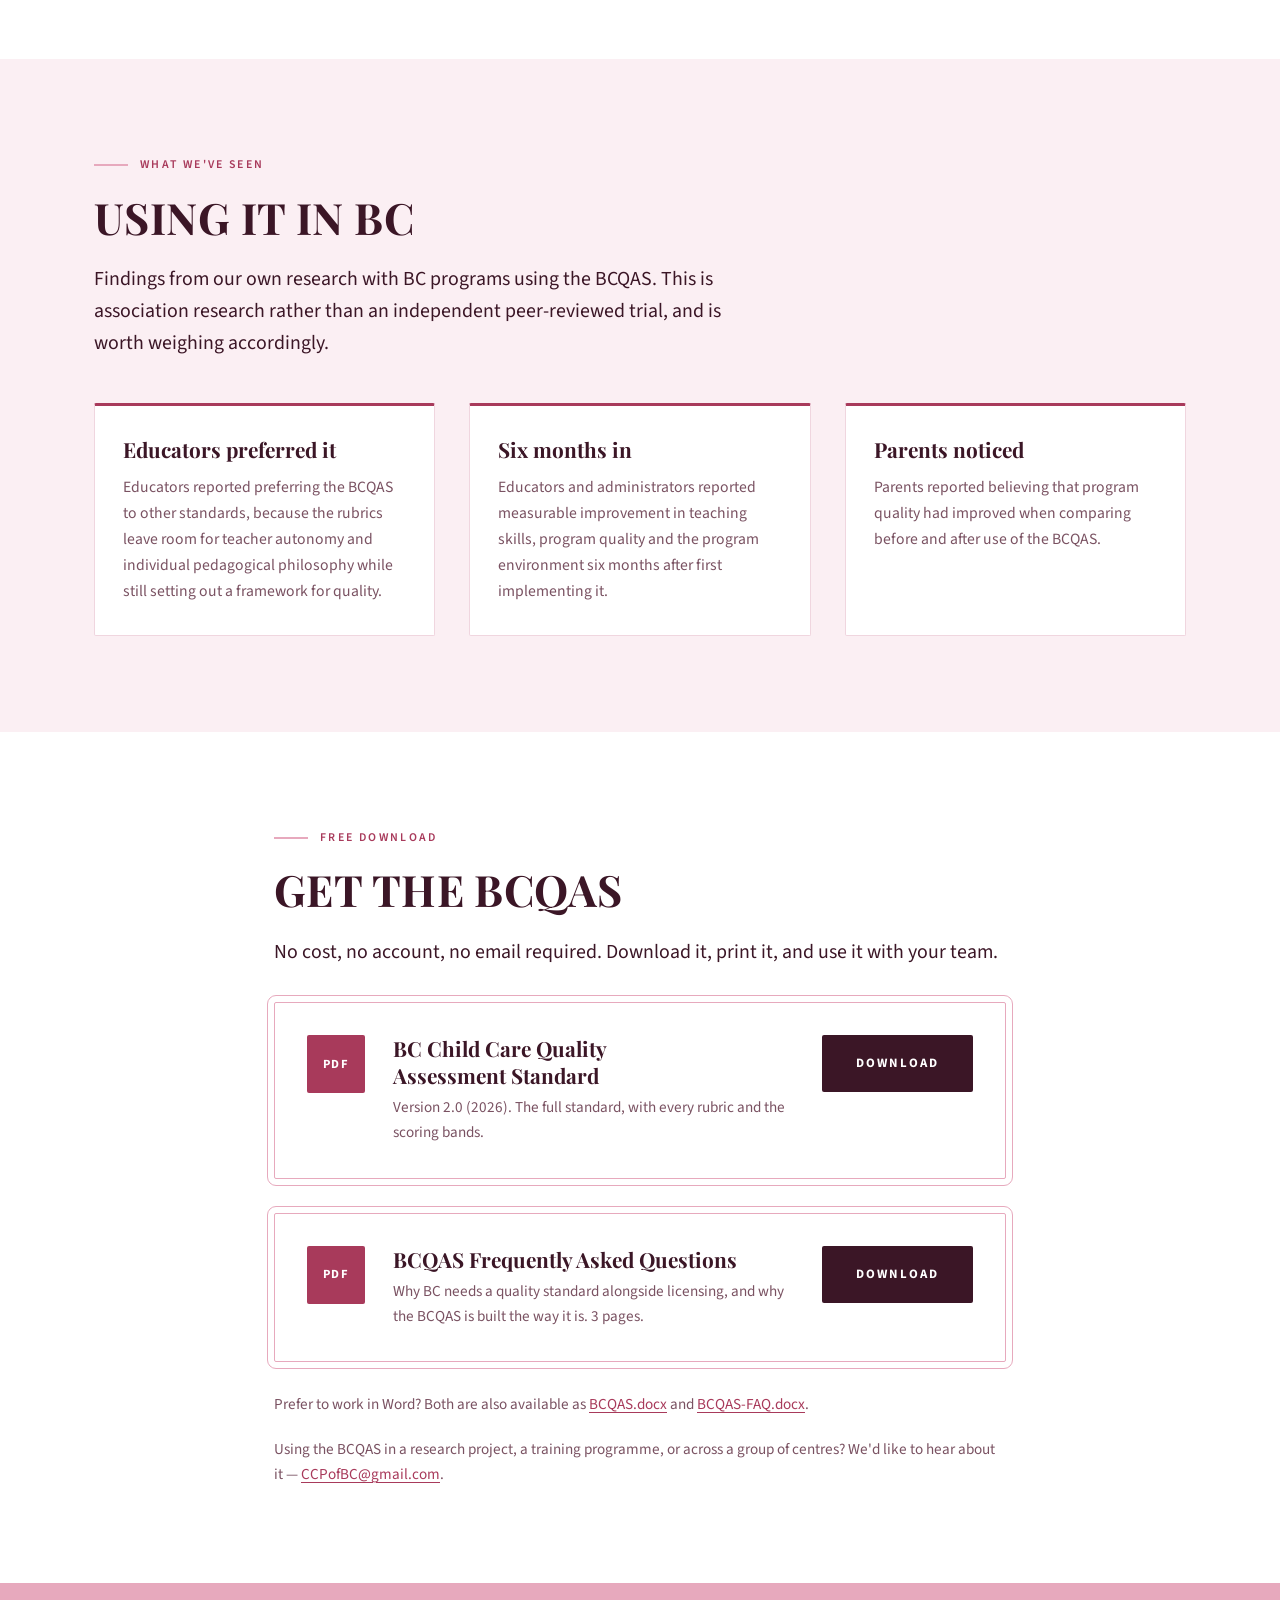
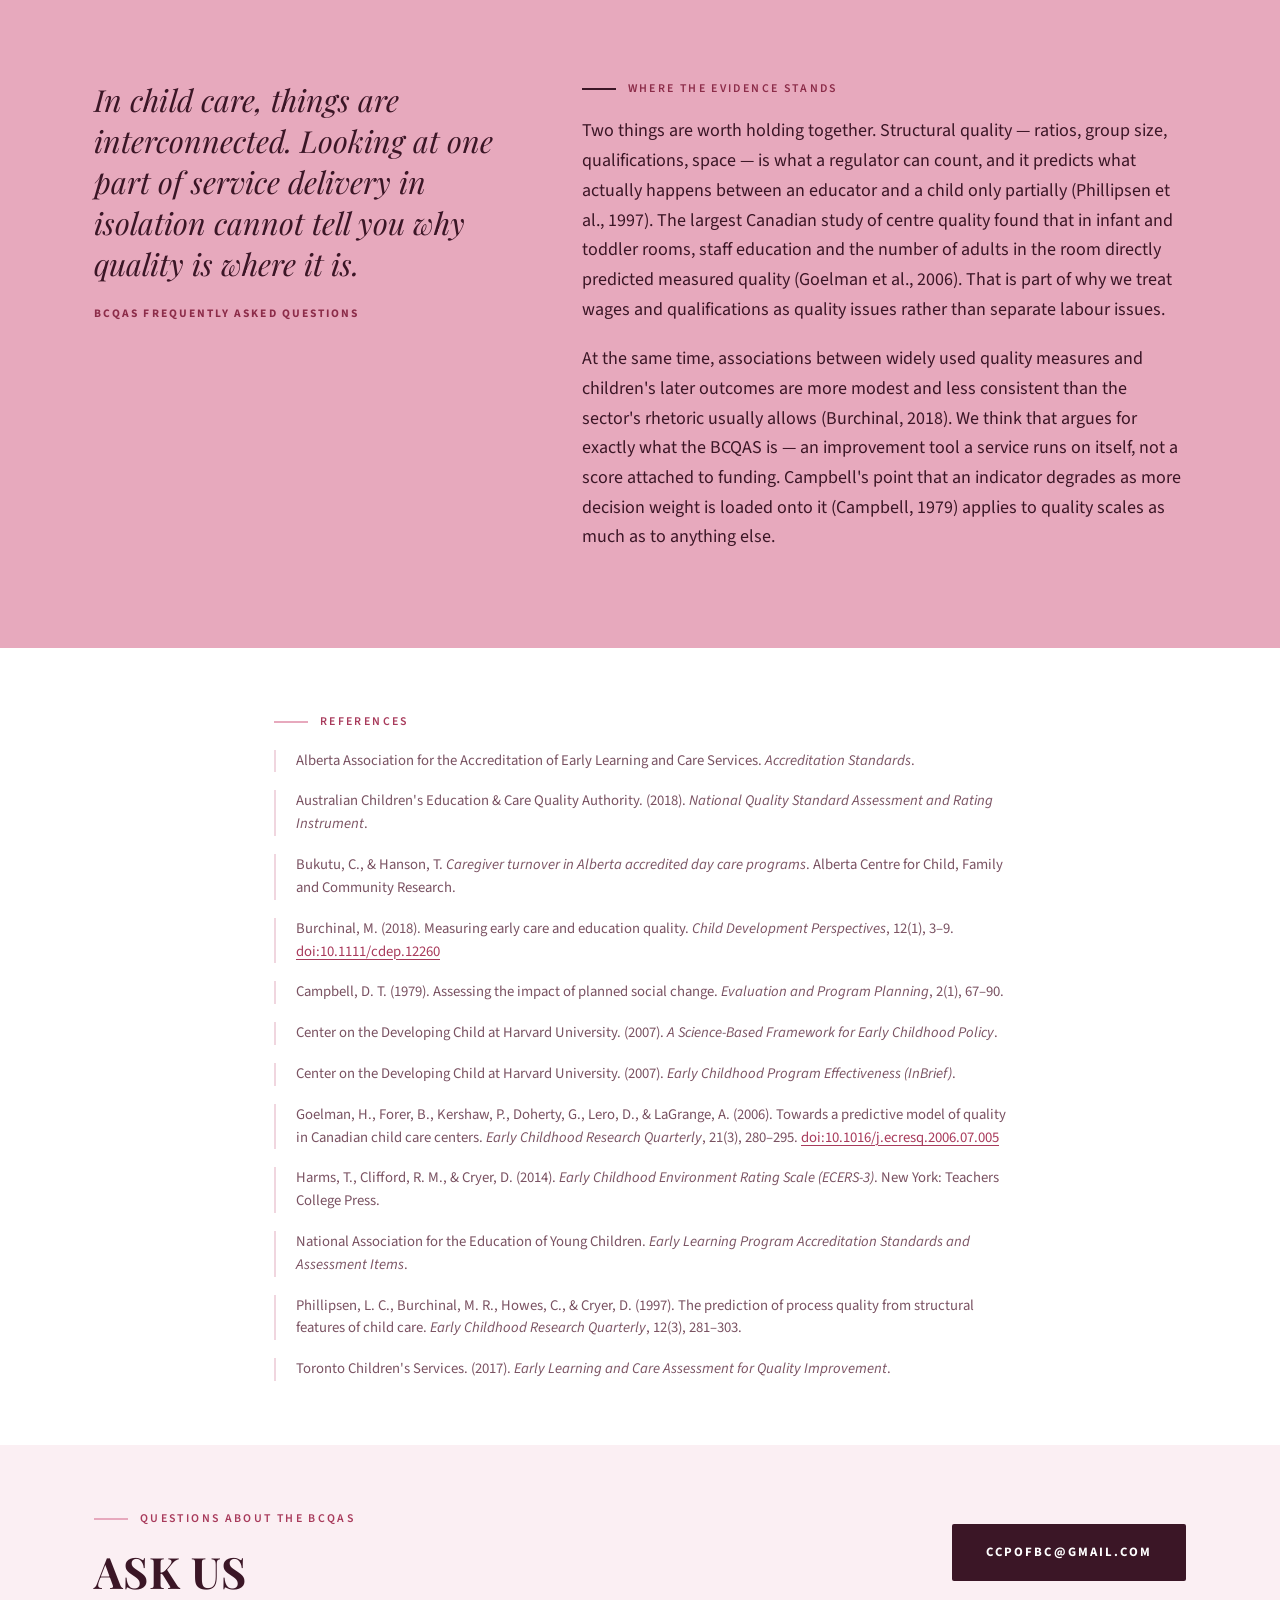
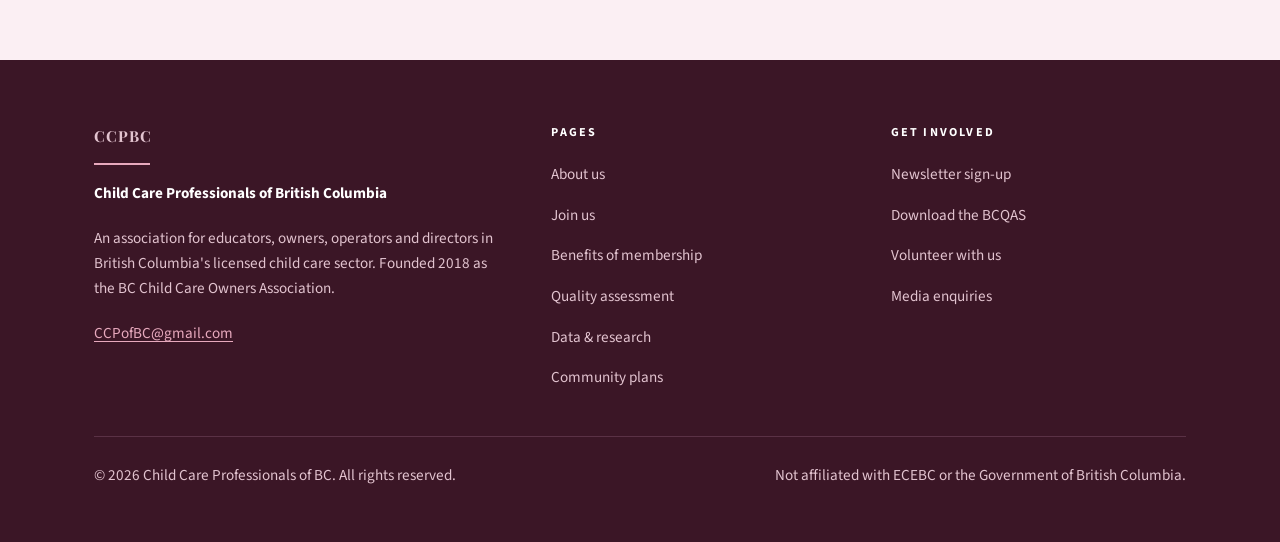
<file: quality-assessment.html>
<!DOCTYPE html>
<html lang="en-CA">
<head>
<meta charset="utf-8">
<meta name="viewport" content="width=device-width, initial-scale=1">
<title>Quality assessment — the BCQAS — Child Care Professionals of BC</title>
<meta name="description" content="The BC Child Care Quality Assessment Standard (BCQAS) is a free quality assessment tool for licensed group child care programs in British Columbia. Six quality areas, 18 standards, 62 elements.">
<link rel="canonical" href="https://www.ccpofbc.org/quality-assessment.html">
<meta property="og:type" content="website">
<meta property="og:site_name" content="Child Care Professionals of BC">
<meta property="og:locale" content="en_CA">
<meta property="og:url" content="https://www.ccpofbc.org/quality-assessment.html">
<meta property="og:title" content="Quality assessment — the BCQAS — Child Care Professionals of BC">
<meta property="og:description" content="The BC Child Care Quality Assessment Standard (BCQAS) is a free quality assessment tool for licensed group child care programs in British Columbia. Six quality areas, 18 standards, 62 elements.">
<meta property="og:image" content="https://www.ccpofbc.org/assets/quality-matters.jpg">
<meta name="twitter:card" content="summary_large_image">
<meta name="twitter:title" content="Quality assessment — the BCQAS — Child Care Professionals of BC">
<meta name="twitter:description" content="The BC Child Care Quality Assessment Standard (BCQAS) is a free quality assessment tool for licensed group child care programs in British Columbia. Six quality areas, 18 standards, 62 elements.">
<meta name="twitter:image" content="https://www.ccpofbc.org/assets/quality-matters.jpg">
<link rel="icon" href="assets/favicon.svg" type="image/svg+xml">
<link rel="preconnect" href="https://fonts.googleapis.com">
<link rel="preconnect" href="https://fonts.gstatic.com" crossorigin>
<link href="https://fonts.googleapis.com/css2?family=Playfair+Display:ital,wght@0,400;0,700;0,800;1,400;1,700&family=Source+Sans+3:wght@400;600;700&display=swap" rel="stylesheet">
<link rel="stylesheet" href="assets/styles.css">
</head>
<body>
<a class="skip" href="#main">Skip to content</a>

<header class="topbar">
  <div class="wrap topbar__inner">
    <a class="brand" href="index.html">
      <img class="brand__logo" src="assets/logo.png" width="993" height="402" alt="CCPBC">
      <span class="brand__name">Child Care Professionals<span>of British Columbia</span></span>
    </a>
    <button class="menu-toggle" aria-expanded="false" aria-controls="site-nav">Menu</button>
    <nav class="nav" id="site-nav" aria-label="Main">
      <a href="index.html">About us</a>
      <a href="quality-assessment.html" aria-current="page">Quality assessment</a>
      <a href="benefits.html">Membership</a>
      <a href="data-research.html">Data &amp; research</a>
      <a class="btn btn--primary" href="join.html">Join us</a>
    </nav>
  </div>
</header>

<main id="main">

  <section class="hero">
    <div class="wrap">
      <p class="eyebrow">The BCQAS · Version 2.0</p>
      <h1>Quality matters</h1>
    </div>
  </section>

  <section class="hero-intro">
    <div class="wrap">
      <p class="lede">The BC Child Care Quality Assessment Standard is a quality assessment tool for licensed group child care programs in British Columbia. It is free to download and use.</p>
      <div class="actions">
        <a class="btn btn--primary" href="#download">Download the BCQAS</a>
        <a class="btn btn--ghost" href="#structure">See how it's built</a>
      </div>
    </div>
  </section>

  <section class="band">
    <div class="wrap grid grid--split">
      <div>
        <p class="eyebrow">Why it exists</p>
        <h2>Licensing sets a floor. It does not measure quality.</h2>
      </div>
      <div>
        <p>Licensed child care in British Columbia is regulated by the Ministry of Health through child care licensing officers. The Child Care Licensing Regulation sets basic health and safety standards: group sizes, educator qualifications, physical facility requirements, health standards, and a requirement to run a program offering cognitive, language, physical and social learning.</p>
        <p>What it does not do is regulate curriculum, the quality of administration, or the quality of educator interactions. It does not require a licensed program to work with the provincial Early Learning Framework. It was never designed to measure quality, and it doesn't.</p>
        <p>The BCQAS fills that gap. It is a self-assessment tool, not a licensing instrument and not a ranking. You are not required to submit your results to us, to the Ministry, or to anyone else.</p>
        <p>The case for doing it at all is not only about children. In jurisdictions that use an accreditation or quality assessment standard, environmental and administrative quality improves — and educator turnover, one of the largest single factors in program quality, drops substantially.</p>
      </div>
    </div>
  </section>

  <section class="band band--paper" id="structure">
    <div class="wrap">
      <p class="eyebrow">How it's built</p>
      <h2>Six quality areas</h2>
      <p class="lede" style="max-width:60ch;">Eighteen standards and sixty-two elements, covering the whole of a service rather than one room in it.</p>

      <div class="record" style="margin-top:34px;">
        <div class="record__row">
          <p class="record__tag">1 · Program &amp; practice</p>
          <p class="record__body">Seven standards, twenty-seven elements — the largest area by some distance. Pedagogical choice and critical reflection, pedagogical narration, the BC Early Learning Framework, the UN Convention on the Rights of the Child, outdoor learning, diversity education, trauma-informed responses to behaviour, inclusion of children needing additional support, and social-emotional literacy.</p>
        </div>
        <div class="record__row">
          <p class="record__tag">2 · Health &amp; safety</p>
          <p class="record__body">Sleep, rest and relaxation; illness, injury and hygiene; healthy eating and physical activity; respectful diapering; supervision and protection from hazard. Plus emergency procedures — defined, communicated to parents, and rehearsed monthly at different times of day and in different locations.</p>
        </div>
        <div class="record__row">
          <p class="record__tag">3 · Physical environment</p>
          <p class="record__body">Whether indoor and outdoor spaces, buildings and materials are suitable, safe, clean and accessible to every child; whether the space supports multi-modal learning and in-depth inquiry; early literacy; and environmental stewardship.</p>
        </div>
        <div class="record__row">
          <p class="record__tag">4 · Staffing</p>
          <p class="record__body">Whether educator arrangements nurture responsive, reciprocal, respectful relationships, and whether management and educators learn from each other as professionals rather than through a chain of command.</p>
        </div>
        <div class="record__row">
          <p class="record__tag">5 · Family partnerships</p>
          <p class="record__body">How families are brought into the service from enrolment and contribute to decisions, whether staff reflect the community, how complaints are handled, and whether the service works as a place where families can discuss and debate what they value in their children's education.</p>
        </div>
        <div class="record__row">
          <p class="record__tag">6 · Administration &amp; leadership</p>
          <p class="record__body">Administrative, financial and human resource policy; clear roles and decision-making; legal compliance; a Quality Improvement Plan used for real goal-setting; orientation for new educators; and ongoing mentorship, including individualized training plans that move educators toward higher qualifications.</p>
        </div>
      </div>
    </div>
  </section>

  <section class="band">
    <div class="wrap grid grid--split">
      <div>
        <p class="eyebrow">Scoring</p>
        <h2>Zero to four, per rubric line</h2>
      </div>
      <div>
        <p>Every element carries a list of rubric lines, and each line scores from 0 to 4.</p>
        <p><strong>0</strong> if any item falls under "does not meet expectations" — regardless of how much is present at higher levels. <strong>1</strong> if nothing sits in "does not meet expectations" but only some of the "meets expectations" items are present. <strong>2</strong> when all "meets expectations" items are there. <strong>3</strong> when all "exceeds expectations" items are there. <strong>4</strong> for outstanding performance: everything at "exceeds", plus evidence of further steps toward excellence. Fours are unusual by design.</p>
        <p>Rubric scores total to an element score, and elements total to a standard score. The document sets out the score bands for every element and every standard, so you can see exactly where a result lands.</p>
        <p>Rubric lines are also tagged by <strong>service delivery area</strong>: program and planning, professional competence, learning community culture, parent community, materials and environment, pedagogical narration, administration, and mentorship. That cross-cut is what turns a score into a plan — it shows which part of the service needs attention, not just how you did.</p>
      </div>
    </div>
  </section>

  <section class="band band--ink">
    <div class="wrap grid grid--split">
      <div>
        <p class="eyebrow">A common question</p>
        <h2>Why more than ECERS?</h2>
      </div>
      <div>
        <p>A child care program is not the room it happens in. The environment is one factor among many, and measuring it alone gives you a score without telling you what produced it.</p>
        <p>Take a reading area in disrepair. Is the program underfunded for materials? Do educators need professional development in inclusive practice? Are there no procedures for maintaining classroom materials? Is there no community literacy partnership, so classroom books carry all the load? Do educators get no administrative release time, leaving upkeep to unpaid hours? Is there no monthly maintenance review, no adequate cleaning service, no parent involvement expectation? Every one of those produces the same shelf, and every one needs a different fix.</p>
        <p>The research on effective early childhood programs points the same way: a workforce that is appropriately skilled, trained and compensated, with continuing investment in professional development; rigorous program standards with ongoing training, technical assistance and continual quality improvement; small groups and strong ratios; a language-rich environment; developmentally appropriate curriculum; a safe physical setting; and warm, responsive adult–child interactions.</p>
        <p>Outcome-based standards elsewhere — Alberta's accreditation standards, Australia's National Quality Standard, NAEYC's accreditation standards — all reach past the environment for the same reason. The BCQAS follows them.</p>
      </div>
    </div>
  </section>

  <section class="band">
    <div class="wrap grid grid--split">
      <div>
        <p class="eyebrow">A design choice</p>
        <h2>Prescriptive where it helps, open where it matters</h2>
      </div>
      <div>
        <p>Highly prescriptive instruments — ECERS, ITERS, Toronto's Assessment for Quality Improvement, NAEYC's accreditation standards — have a real advantage. They give a clear path to a higher rating, and they produce better inter-rater reliability, meaning two assessors tend to reach the same result.</p>
        <p>Their cost is that they don't accommodate diversity of philosophy, they don't reflect BC's Child Care Licensing Regulation, and they leave educators little room for critical reflection about why a practice makes sense in their particular setting and community.</p>
        <p>Open-ended, outcome-based standards do reflect the CCLR and the BC Early Learning Framework. They respect that quality is reached in different ways in different settings, and they assume educators are competent professionals with the autonomy to do their jobs. Their cost is interpretation: results shift depending on who is assessing — something anyone who has lived through licensing officer turnover in this province will recognise.</p>
        <p>The BCQAS deliberately blends the two. Enough prescriptive detail, grounded in research and in BC's own regulations and frameworks, to show a service what to do next. Enough outcome-based room for educator autonomy, service philosophy and community context.</p>
      </div>
    </div>
  </section>

  <section class="band band--paper">
    <div class="wrap">
      <p class="eyebrow">What we've seen</p>
      <h2>Using it in BC</h2>
      <p class="lede" style="max-width:64ch;">Findings from our own research with BC programs using the BCQAS. This is association research rather than an independent peer-reviewed trial, and is worth weighing accordingly.</p>
      <div class="grid grid--3" style="margin-top:44px;">
        <div class="card">
          <h3>Educators preferred it</h3>
          <p>Educators reported preferring the BCQAS to other standards, because the rubrics leave room for teacher autonomy and individual pedagogical philosophy while still setting out a framework for quality.</p>
        </div>
        <div class="card">
          <h3>Six months in</h3>
          <p>Educators and administrators reported measurable improvement in teaching skills, program quality and the program environment six months after first implementing it.</p>
        </div>
        <div class="card">
          <h3>Parents noticed</h3>
          <p>Parents reported believing that program quality had improved when comparing before and after use of the BCQAS.</p>
        </div>
      </div>
    </div>
  </section>

  <section class="band" id="download">
    <div class="wrap wrap--narrow">
      <p class="eyebrow">Free download</p>
      <h2>Get the BCQAS</h2>
      <p class="lede" style="margin-bottom:34px;">No cost, no account, no email required. Download it, print it, and use it with your team.</p>

      <div class="download">
        <span class="download__icon" aria-hidden="true">PDF</span>
        <div>
          <h3>BC Child Care Quality Assessment Standard</h3>
          <p>Version 2.0 (2026). The full standard, with every rubric and the scoring bands.</p>
        </div>
        <a class="btn btn--dark" href="assets/BCQAS.pdf" download>Download</a>
      </div>

      <div class="download" style="margin-top:34px;">
        <span class="download__icon" aria-hidden="true">PDF</span>
        <div>
          <h3>BCQAS Frequently Asked Questions</h3>
          <p>Why BC needs a quality standard alongside licensing, and why the BCQAS is built the way it is. 3 pages.</p>
        </div>
        <a class="btn btn--dark" href="assets/BCQAS-FAQ.pdf" download>Download</a>
      </div>

      <p style="margin-top:30px;font-size:0.95rem;color:var(--muted);">
        Prefer to work in Word? Both are also available as
        <a href="assets/BCQAS.docx" download>BCQAS.docx</a> and
        <a href="assets/BCQAS-FAQ.docx" download>BCQAS-FAQ.docx</a>.
      </p>
      <p style="margin-top:16px;font-size:0.95rem;color:var(--muted);">
        Using the BCQAS in a research project, a training programme, or across a group of centres? We'd like to hear about it — <a href="mailto:CCPofBC@gmail.com?subject=BCQAS">CCPofBC@gmail.com</a>.
      </p>
    </div>
  </section>

  <section class="band band--petal">
    <div class="wrap grid grid--split">
      <blockquote class="quote">
        In child care, things are interconnected. Looking at one part of service delivery in isolation cannot tell you why quality is where it is.
        <span class="quote__source">BCQAS Frequently Asked Questions</span>
      </blockquote>
      <div>
        <p class="eyebrow">Where the evidence stands</p>
        <p>Two things are worth holding together. Structural quality — ratios, group size, qualifications, space — is what a regulator can count, and it predicts what actually happens between an educator and a child only partially (Phillipsen et al., 1997). The largest Canadian study of centre quality found that in infant and toddler rooms, staff education and the number of adults in the room directly predicted measured quality (Goelman et al., 2006). That is part of why we treat wages and qualifications as quality issues rather than separate labour issues.</p>
        <p>At the same time, associations between widely used quality measures and children's later outcomes are more modest and less consistent than the sector's rhetoric usually allows (Burchinal, 2018). We think that argues for exactly what the BCQAS is — an improvement tool a service runs on itself, not a score attached to funding. Campbell's point that an indicator degrades as more decision weight is loaded onto it (Campbell, 1979) applies to quality scales as much as to anything else.</p>
      </div>
    </div>
  </section>

  <section class="band band--tight">
    <div class="wrap wrap--narrow">
      <p class="eyebrow">References</p>
      <ul class="refs">
        <li>Alberta Association for the Accreditation of Early Learning and Care Services. <cite>Accreditation Standards</cite>.</li>
        <li>Australian Children's Education &amp; Care Quality Authority. (2018). <cite>National Quality Standard Assessment and Rating Instrument</cite>.</li>
        <li>Bukutu, C., &amp; Hanson, T. <cite>Caregiver turnover in Alberta accredited day care programs</cite>. Alberta Centre for Child, Family and Community Research.</li>
        <li>Burchinal, M. (2018). Measuring early care and education quality. <cite>Child Development Perspectives</cite>, 12(1), 3–9. <a href="https://doi.org/10.1111/cdep.12260">doi:10.1111/cdep.12260</a></li>
        <li>Campbell, D. T. (1979). Assessing the impact of planned social change. <cite>Evaluation and Program Planning</cite>, 2(1), 67–90.</li>
        <li>Center on the Developing Child at Harvard University. (2007). <cite>A Science-Based Framework for Early Childhood Policy</cite>.</li>
        <li>Center on the Developing Child at Harvard University. (2007). <cite>Early Childhood Program Effectiveness (InBrief)</cite>.</li>
        <li>Goelman, H., Forer, B., Kershaw, P., Doherty, G., Lero, D., &amp; LaGrange, A. (2006). Towards a predictive model of quality in Canadian child care centers. <cite>Early Childhood Research Quarterly</cite>, 21(3), 280–295. <a href="https://doi.org/10.1016/j.ecresq.2006.07.005">doi:10.1016/j.ecresq.2006.07.005</a></li>
        <li>Harms, T., Clifford, R. M., &amp; Cryer, D. (2014). <cite>Early Childhood Environment Rating Scale (ECERS-3)</cite>. New York: Teachers College Press.</li>
        <li>National Association for the Education of Young Children. <cite>Early Learning Program Accreditation Standards and Assessment Items</cite>.</li>
        <li>Phillipsen, L. C., Burchinal, M. R., Howes, C., &amp; Cryer, D. (1997). The prediction of process quality from structural features of child care. <cite>Early Childhood Research Quarterly</cite>, 12(3), 281–303.</li>
        <li>Toronto Children's Services. (2017). <cite>Early Learning and Care Assessment for Quality Improvement</cite>.</li>
      </ul>
    </div>
  </section>

  <section class="band band--tight band--paper">
    <div class="wrap contact-strip">
      <div>
        <p class="eyebrow">Questions about the BCQAS</p>
        <h2>Ask us</h2>
      </div>
      <a class="btn btn--dark" href="mailto:CCPofBC@gmail.com?subject=BCQAS">CCPofBC@gmail.com</a>
    </div>
  </section>

</main>

<footer class="footer">
  <div class="wrap">
    <div class="footer__top">
      <div>
        <p class="footer__mark">CCPBC</p>
        <p><strong style="color:#fff;">Child Care Professionals of British Columbia</strong></p>
        <p>An association for educators, owners, operators and directors in British Columbia's licensed child care sector. Founded 2018 as the BC Child Care Owners Association.</p>
        <p><a href="mailto:CCPofBC@gmail.com">CCPofBC@gmail.com</a></p>
      </div>
      <div>
        <h4>Pages</h4>
        <ul>
          <li><a href="index.html">About us</a></li>
          <li><a href="join.html">Join us</a></li>
          <li><a href="benefits.html">Benefits of membership</a></li>
          <li><a href="quality-assessment.html">Quality assessment</a></li>
          <li><a href="data-research.html">Data &amp; research</a></li>
          <li><a href="community-plans.html">Community plans</a></li>
        </ul>
      </div>
      <div>
        <h4>Get involved</h4>
        <ul>
          <li><a href="join.html">Newsletter sign-up</a></li>
          <li><a href="quality-assessment.html#download">Download the BCQAS</a></li>
          <li><a href="mailto:CCPofBC@gmail.com">Volunteer with us</a></li>
          <li><a href="mailto:CCPofBC@gmail.com">Media enquiries</a></li>
        </ul>
      </div>
    </div>
    <div class="footer__base">
      <p>&copy; 2026 Child Care Professionals of BC. All rights reserved.</p>
      <p>Not affiliated with ECEBC or the Government of British Columbia.</p>
    </div>
  </div>
</footer>

<script src="assets/site.js" defer></script>
</body>
</html>
</file>
<file: assets/styles.css>
/* ============================================================
   Child Care Professionals of BC
   Shared stylesheet
   ------------------------------------------------------------
   Palette sampled from the CCPBC logo. Contrast ratios checked
   against WCAG AA. Change a token here, it changes everywhere.
   ============================================================ */

:root {
  /* Colour — pink and white */
  --plum:     #3B1626;  /* text and dark bands      15.8:1 on white */
  --plum-lt:  #55223A;  /* hover on plum                            */
  --rose:     #A83A5B;  /* primary: buttons, links   6.1:1 w/ white */
  --rose-dk:  #8C2C49;  /* primary hover                            */
  --petal:    #E7A9BD;  /* the logo's wash colour   8.1:1 w/ plum   */
  --petal-lt: #EFC6D3;  /* softer wash tone                         */
  --blush:    #FBEFF3;  /* light section background                 */
  --white:    #FFFFFF;
  --muted:    #7A5262;  /* secondary text on light   6.5:1 on white */
  --muted-lt: #E2C3CF;  /* secondary text on plum                   */
  --line:     #F0D6DF;  /* hairlines on light                       */
  --line-dk:  #5A3145;  /* hairlines on plum                        */

  /* Type — Playfair Display echoes the serif in the logo mark */
  --display: "Playfair Display", Georgia, "Times New Roman", serif;
  --body:    "Source Sans 3", "Segoe UI", system-ui, sans-serif;

  /* Layout */
  --wrap: 1140px;
  --gutter: 24px;
  --band-y: 96px;
  --radius: 2px;
}

/* ---------- Reset ---------- */
*, *::before, *::after { box-sizing: border-box; }

html { scroll-behavior: smooth; }

body {
  margin: 0;
  background: var(--white);
  color: var(--plum);
  font-family: var(--body);
  font-size: 18px;
  line-height: 1.65;
  -webkit-font-smoothing: antialiased;
}

img { max-width: 100%; display: block; }

a { color: var(--rose); text-decoration-thickness: 1px; text-underline-offset: 3px; }
a:hover { color: var(--rose-dk); }

:focus-visible { outline: 3px solid var(--rose); outline-offset: 3px; }

.skip {
  position: absolute; left: -9999px; top: 0;
  background: var(--rose); color: var(--white);
  padding: 12px 20px; font-weight: 700; z-index: 200;
}
.skip:focus { left: 0; }

/* ---------- Layout helpers ---------- */
.wrap {
  width: 100%;
  max-width: var(--wrap);
  margin: 0 auto;
  padding-left: var(--gutter);
  padding-right: var(--gutter);
}
.wrap--narrow { max-width: 780px; }

.band { padding-top: var(--band-y); padding-bottom: var(--band-y); }
.band--tight { padding-top: 64px; padding-bottom: 64px; }
.band--paper  { background: var(--blush); }
.band--ink    { background: var(--plum);  color: var(--white); }
.band--petal { background: var(--petal); color: var(--plum); }

.band--ink a { color: var(--petal); }
.band--ink p { color: #EBD6DE; }
.band--petal a { color: var(--rose-dk); }

/* ---------- Type ---------- */
.eyebrow {
  font-family: var(--body);
  font-size: 0.74rem;
  font-weight: 600;
  letter-spacing: 0.2em;
  text-transform: uppercase;
  color: var(--rose);
  margin: 0 0 18px;
  display: flex;
  align-items: center;
  gap: 12px;
}
.eyebrow::before {
  content: "";
  width: 34px; height: 2px;
  background: var(--petal);
  flex: none;
}
.band--ink .eyebrow { color: var(--petal); }
.band--ink .eyebrow::before { background: var(--rose); }
.band--petal .eyebrow { color: var(--rose-dk); }
.band--petal .eyebrow::before { background: var(--plum); }

h1, h2, h3, h4 {
  font-family: var(--display);
  font-weight: 700;
  margin: 0 0 22px;
  text-wrap: balance;
}

/* Serif capitals need a little tracking and air, unlike a grotesque */
h1 {
  font-size: clamp(2.3rem, 5.4vw, 4rem);
  text-transform: uppercase;
  letter-spacing: 0.005em;
  line-height: 1.1;
}
h2 {
  font-size: clamp(1.75rem, 3.4vw, 2.7rem);
  text-transform: uppercase;
  letter-spacing: 0.01em;
  line-height: 1.14;
}
h3 { font-size: 1.3rem; line-height: 1.3; letter-spacing: 0; }
h4 {
  font-family: var(--body);
  font-size: 0.76rem; font-weight: 700;
  letter-spacing: 0.18em; text-transform: uppercase;
  line-height: 1.4;
}

p { margin: 0 0 20px; }
p:last-child { margin-bottom: 0; }

/* Intro paragraph. Deliberately NOT the display face: Playfair is a high-
   contrast display type drawn for headlines, and set italic in grey it was
   hard work to read at paragraph length. Body face, upright, full-strength
   text colour; the size alone marks it as an intro. */
.lede {
  font-family: var(--body);
  font-style: normal;
  font-weight: 400;
  font-size: clamp(1.08rem, 1.55vw, 1.26rem);
  line-height: 1.6;
  color: var(--plum);
}
.band--ink .lede { color: #F0DEE5; }
.band--petal .lede { color: var(--plum); }

/* Signature: the logo's wash colour, brushed behind a word */
.mark { position: relative; display: inline-block; z-index: 0; }
.mark::after {
  content: "";
  position: absolute;
  left: -0.1em; right: -0.1em;
  bottom: 0.04em;
  height: 0.36em;
  background: var(--petal);
  z-index: -1;
}
.band--petal .mark::after { background: var(--white); }

/* ---------- Buttons ---------- */
.btn {
  display: inline-block;
  font-family: var(--body);
  font-size: 0.8rem;
  font-weight: 700;
  letter-spacing: 0.16em;
  text-transform: uppercase;
  padding: 16px 32px;
  border: 2px solid transparent;
  border-radius: var(--radius);
  cursor: pointer;
  text-decoration: none;
  transition: background-color .18s ease, color .18s ease, border-color .18s ease;
}
.btn--primary { background: var(--rose); color: var(--white); }
.btn--primary:hover { background: var(--rose-dk); color: var(--white); }
.btn--dark { background: var(--plum); color: var(--white); }
.btn--dark:hover { background: var(--plum-lt); color: var(--white); }
.btn--ghost { border-color: currentColor; background: transparent; color: inherit; }
.btn--ghost:hover { background: var(--plum); border-color: var(--plum); color: var(--white); }
.band--ink .btn--ghost:hover { background: var(--white); border-color: var(--white); color: var(--plum); }

.actions { display: flex; flex-wrap: wrap; gap: 14px; margin-top: 34px; }

/* Buttons keep their own colours inside tinted bands. The band link rules
   (.band--ink a, .band--petal a) are more specific than .btn--dark on its
   own, so without these a button in one of those bands loses its text
   colour and can fail contrast. */
.band--ink .btn--dark, .band--petal .btn--dark,
.band--ink .btn--primary, .band--petal .btn--primary,
.band--ink .btn--dark:hover, .band--petal .btn--dark:hover,
.band--ink .btn--primary:hover, .band--petal .btn--primary:hover { color: var(--white); }

.band--petal .btn--ghost { color: var(--plum); border-color: var(--plum); }
.band--petal .btn--ghost:hover { background: var(--plum); color: var(--white); }
.band--ink .btn--ghost { color: var(--white); border-color: var(--white); }


/* ---------- Header ---------- */
.topbar {
  position: sticky; top: 0; z-index: 100;
  background: var(--white);
  border-bottom: 1px solid var(--line);
}
.topbar__inner {
  display: flex; align-items: center; justify-content: space-between;
  gap: 20px; min-height: 84px;
}
.brand { display: flex; align-items: center; gap: 14px; text-decoration: none; color: var(--plum); }
.brand__logo { height: 46px; width: auto; flex: none; }
.brand__name {
  font-family: var(--body);
  font-weight: 700; font-size: 0.78rem;
  letter-spacing: 0.1em; text-transform: uppercase;
  line-height: 1.3;
  padding-left: 14px;
  border-left: 1px solid var(--line);
}
.brand__name span {
  display: block; font-weight: 600;
  font-size: 0.68rem; letter-spacing: 0.12em; color: var(--muted);
}

.nav { display: flex; align-items: center; gap: 22px; }
.nav a {
  white-space: nowrap;
  font-family: var(--body);
  font-size: 0.76rem; font-weight: 600;
  letter-spacing: 0.13em; text-transform: uppercase;
  text-decoration: none; color: var(--plum);
  padding-top: 6px; padding-bottom: 6px;
  border-bottom: 2px solid transparent;
}
.nav a:hover { color: var(--rose); border-bottom-color: var(--petal); }
.nav a[aria-current="page"] { color: var(--rose); border-bottom-color: var(--rose); }
.nav .btn { padding: 12px 22px; font-size: 0.72rem; border-bottom: 0; color: var(--white); }
.nav .btn:hover { border-bottom: 0; color: var(--white); }

.menu-toggle {
  display: none;
  background: none; border: 1px solid var(--line);
  border-radius: var(--radius);
  padding: 10px 14px; cursor: pointer;
  font-family: var(--body); font-size: 0.74rem; font-weight: 700;
  letter-spacing: 0.14em; text-transform: uppercase;
  color: var(--plum);
}

/* ---------- Hero ----------
   A full-bleed band of your brush stroke across the top of every page,
   carrying the eyebrow and the headline. The stroke is stretched to the
   band, which keeps its ragged top and bottom edges — the character of the
   paint — while the torn left and right ends run off screen.
   The lede and buttons sit below it on white.                            */
.hero {
  background: url("brush.webp") center / 100% 100% no-repeat;
  color: var(--plum);
  padding-top: clamp(46px, 5.5vw, 74px);
  padding-bottom: clamp(50px, 6vw, 80px);
}

.hero .eyebrow { color: var(--plum); margin-bottom: 14px; }
.hero .eyebrow::before { background: var(--rose); }

/* Deliberately smaller than headings elsewhere: the type has to sit inside
   the paint with air around it, not fill it edge to edge. */
.hero h1 {
  font-size: clamp(1.6rem, 3.3vw, 2.6rem);
  max-width: 26ch;
  margin-bottom: 0;
}

/* A wash behind a word, inside a wash, reads as a mistake. */
.hero h1 .mark::after { display: none; }

.hero-intro {
  padding-top: clamp(34px, 4.5vw, 54px);
  padding-bottom: clamp(10px, 1.5vw, 18px);
}
.hero-intro .lede { max-width: 58ch; }
.hero-intro .actions { margin-top: 28px; }

.hero--compact {
  padding-top: clamp(38px, 4.5vw, 60px);
  padding-bottom: clamp(42px, 5vw, 66px);
}

/* ---------- Grids ---------- */
.grid { display: grid; gap: 34px; }
.grid--2 { grid-template-columns: repeat(2, 1fr); }
.grid--3 { grid-template-columns: repeat(3, 1fr); }
.grid--4 { grid-template-columns: repeat(4, 1fr); }
.grid--split { grid-template-columns: minmax(0, 5fr) minmax(0, 7fr); gap: 56px; align-items: start; }

.card {
  background: var(--white);
  border: 1px solid var(--line);
  border-top: 3px solid var(--rose);
  border-radius: var(--radius);
  padding: 30px 28px;
}
.card h3 { margin-bottom: 12px; }
.card p { font-size: 0.98rem; color: var(--muted); }
.band--ink .card {
  background: transparent;
  border-color: var(--line-dk);
  border-top-color: var(--petal);
}
.band--ink .card h3 { color: var(--white); }
.band--ink .card p { color: var(--muted-lt); }

/* ---------- Record (advocacy list) ---------- */
.record { border-top: 1px solid var(--line); margin-top: 8px; }
.record__row {
  display: grid;
  grid-template-columns: 210px 1fr;
  gap: 32px;
  padding: 26px 0;
  border-bottom: 1px solid var(--line);
  align-items: baseline;
}
.record__tag {
  font-family: var(--body);
  font-size: 0.72rem; font-weight: 700;
  letter-spacing: 0.16em; text-transform: uppercase;
  color: var(--rose);
  display: flex; align-items: center; gap: 10px;
}
.record__tag::before {
  content: ""; width: 8px; height: 8px; flex: none;
  background: var(--petal); border-radius: 50%;
}
.record__body { margin: 0; font-size: 1.02rem; }

/* ---------- Pull quote ---------- */
.quote {
  font-family: var(--display);
  font-size: clamp(1.35rem, 2.6vw, 1.9rem);
  line-height: 1.35;
  font-style: italic;
  margin: 0;
  max-width: 26ch;
}
.quote__source {
  font-family: var(--body);
  font-size: 0.72rem; font-style: normal; font-weight: 700;
  letter-spacing: 0.18em; text-transform: uppercase;
  color: var(--rose-dk);
  margin-top: 22px; display: block;
}

/* ---------- Forms ---------- */
.form { display: grid; gap: 22px; }
.field { display: grid; gap: 7px; }
.field label {
  font-family: var(--body);
  font-size: 0.74rem; font-weight: 700;
  letter-spacing: 0.15em; text-transform: uppercase;
}
.field input, .field select, .field textarea {
  font: inherit; font-size: 1rem;
  padding: 14px 16px;
  border: 1px solid var(--line);
  border-radius: var(--radius);
  background: var(--white);
  color: var(--plum);
  width: 100%;
}
.field input:focus, .field select:focus, .field textarea:focus { border-color: var(--rose); }
.field__hint { font-size: 0.85rem; color: var(--muted); }
.field--row { display: grid; grid-template-columns: 1fr 1fr; gap: 22px; }

.consent {
  display: grid; grid-template-columns: 22px 1fr; gap: 14px;
  align-items: start;
  background: var(--blush);
  border: 1px solid var(--line);
  border-radius: var(--radius);
  padding: 20px;
  font-size: 0.92rem;
  color: var(--muted);
}
.consent input { width: 20px; height: 20px; margin-top: 3px; accent-color: var(--rose); }
.consent label { cursor: pointer; }

.form__status {
  font-size: 0.95rem;
  padding: 16px 18px;
  border-radius: var(--radius);
  border-left: 3px solid var(--rose);
  background: var(--blush);
  color: var(--plum);
}
.form__status[hidden] { display: none; }

.hp { position: absolute; left: -5000px; width: 1px; height: 1px; overflow: hidden; }

/* ---------- Download panel ---------- */
.download {
  display: grid; grid-template-columns: auto 1fr auto;
  gap: 28px; align-items: start;
  border: 1px solid var(--petal);
  outline: 1px solid var(--petal);
  outline-offset: 6px;
  border-radius: var(--radius);
  padding: 32px;
  background: var(--white);
}
.download__icon {
  width: 58px; height: 58px; flex: none;
  background: var(--rose); color: var(--white);
  border-radius: var(--radius); display: grid; place-items: center;
  font-family: var(--body); font-weight: 700; font-size: 0.78rem;
  letter-spacing: 0.1em;
}
.download h3 { margin-bottom: 6px; }
.download p { margin: 0; font-size: 0.95rem; color: var(--muted); }

/* ---------- Coming soon ---------- */
.soon {
  border: 1px solid var(--petal);
  outline: 1px solid var(--petal);
  outline-offset: 6px;
  border-radius: var(--radius);
  padding: 56px 40px;
  text-align: center;
  background: var(--blush);
}
.soon__tag {
  display: inline-block;
  font-family: var(--body);
  font-size: 0.72rem; font-weight: 700;
  letter-spacing: 0.22em; text-transform: uppercase;
  background: var(--rose); color: var(--white);
  padding: 8px 18px; border-radius: 100px;
  margin-bottom: 22px;
}
.soon p { max-width: 56ch; margin-left: auto; margin-right: auto; color: var(--muted); }

/* ---------- References ---------- */
.refs { list-style: none; padding: 0; margin: 0; display: grid; gap: 18px; }
.refs li {
  font-size: 0.92rem; line-height: 1.55; color: var(--muted);
  padding-left: 20px; border-left: 2px solid var(--line);
}
.refs cite { font-style: italic; }

/* ---------- Contact strip ---------- */
.contact-strip {
  display: flex; flex-wrap: wrap; align-items: center;
  justify-content: space-between; gap: 28px;
}
.contact-strip h2 { margin-bottom: 0; max-width: 18ch; }

/* ---------- Footer ---------- */
.footer {
  background: var(--plum); color: var(--muted-lt);
  padding-top: 64px; padding-bottom: 34px;
}
.footer__top {
  display: grid; grid-template-columns: minmax(0, 1.4fr) repeat(2, minmax(0, 1fr));
  gap: 44px;
  padding-bottom: 44px;
  border-bottom: 1px solid var(--line-dk);
}
.footer h4 { color: var(--white); margin-bottom: 18px; }
.footer p { color: var(--muted-lt); font-size: 0.95rem; }
.footer a { color: var(--petal); }
.footer a:hover { color: var(--white); }
.footer ul { list-style: none; margin: 0; padding: 0; display: grid; gap: 11px; }
.footer ul a { color: var(--muted-lt); text-decoration: none; font-size: 0.95rem; }
.footer ul a:hover { color: var(--petal); }

/* Footer wordmark: the logo art has a white ground, so on plum we set the
   name in type rather than dropping a white box into the band. */
.footer__mark {
  font-family: var(--display);
  font-weight: 700; font-size: 1.85rem;
  letter-spacing: 0.06em;
  color: var(--white);
  margin: 0 0 6px;
}
.footer__mark::after {
  content: "";
  display: block; width: 56px; height: 2px;
  background: var(--petal);
  margin-top: 14px; margin-bottom: 16px;
}
.footer__base {
  padding-top: 26px;
  display: flex; flex-wrap: wrap; gap: 14px;
  justify-content: space-between;
  font-size: 0.85rem;
}

/* ---------- Responsive ---------- */
@media (max-width: 1080px) {
  /* The full name beside the logo crowds the nav onto two lines here. */
  .brand__name { display: none; }
  .nav { gap: 18px; }
}

@media (max-width: 980px) {
  :root { --band-y: 72px; }
  .grid--4 { grid-template-columns: repeat(2, 1fr); }
  .grid--split { grid-template-columns: 1fr; gap: 36px; }
  .footer__top { grid-template-columns: 1fr 1fr; }
}

@media (max-width: 900px) {
  body { font-size: 17px; }
  .menu-toggle { display: block; }
  .brand__name { display: none; }
  .nav {
    display: none;
    position: absolute; left: 0; right: 0; top: 100%;
    flex-direction: column; align-items: stretch; gap: 0;
    background: var(--white);
    border-bottom: 1px solid var(--line);
    padding: 10px var(--gutter) 22px;
  }
  .nav.is-open { display: flex; }
  .nav a { padding-top: 14px; padding-bottom: 14px; border-bottom: 1px solid var(--line); }
  .nav .btn { margin-top: 16px; text-align: center; }
  .topbar__inner { position: relative; }

  /* Narrow screens: the headline wraps to more lines, so the band grows
     taller on its own — pull the padding in so it doesn't tower. */
  .hero { padding-top: 34px; padding-bottom: 38px; background-size: 128% 100%; }
  .hero h1 { max-width: none; }
}

@media (max-width: 760px) {
  .grid--2, .grid--3, .grid--4 { grid-template-columns: 1fr; }
  .record__row { grid-template-columns: 1fr; gap: 10px; }
  .field--row { grid-template-columns: 1fr; }
  .download { grid-template-columns: 1fr; text-align: left; }
  .footer__top { grid-template-columns: 1fr; }
}

@media (prefers-reduced-motion: reduce) {
  html { scroll-behavior: auto; }
  * { animation-duration: .001ms !important; transition-duration: .001ms !important; }
}

@media print {
  .topbar, .footer, .btn { display: none; }
  .hero { background: none; }
  body { font-size: 12pt; color: #000; }
}
</file>
